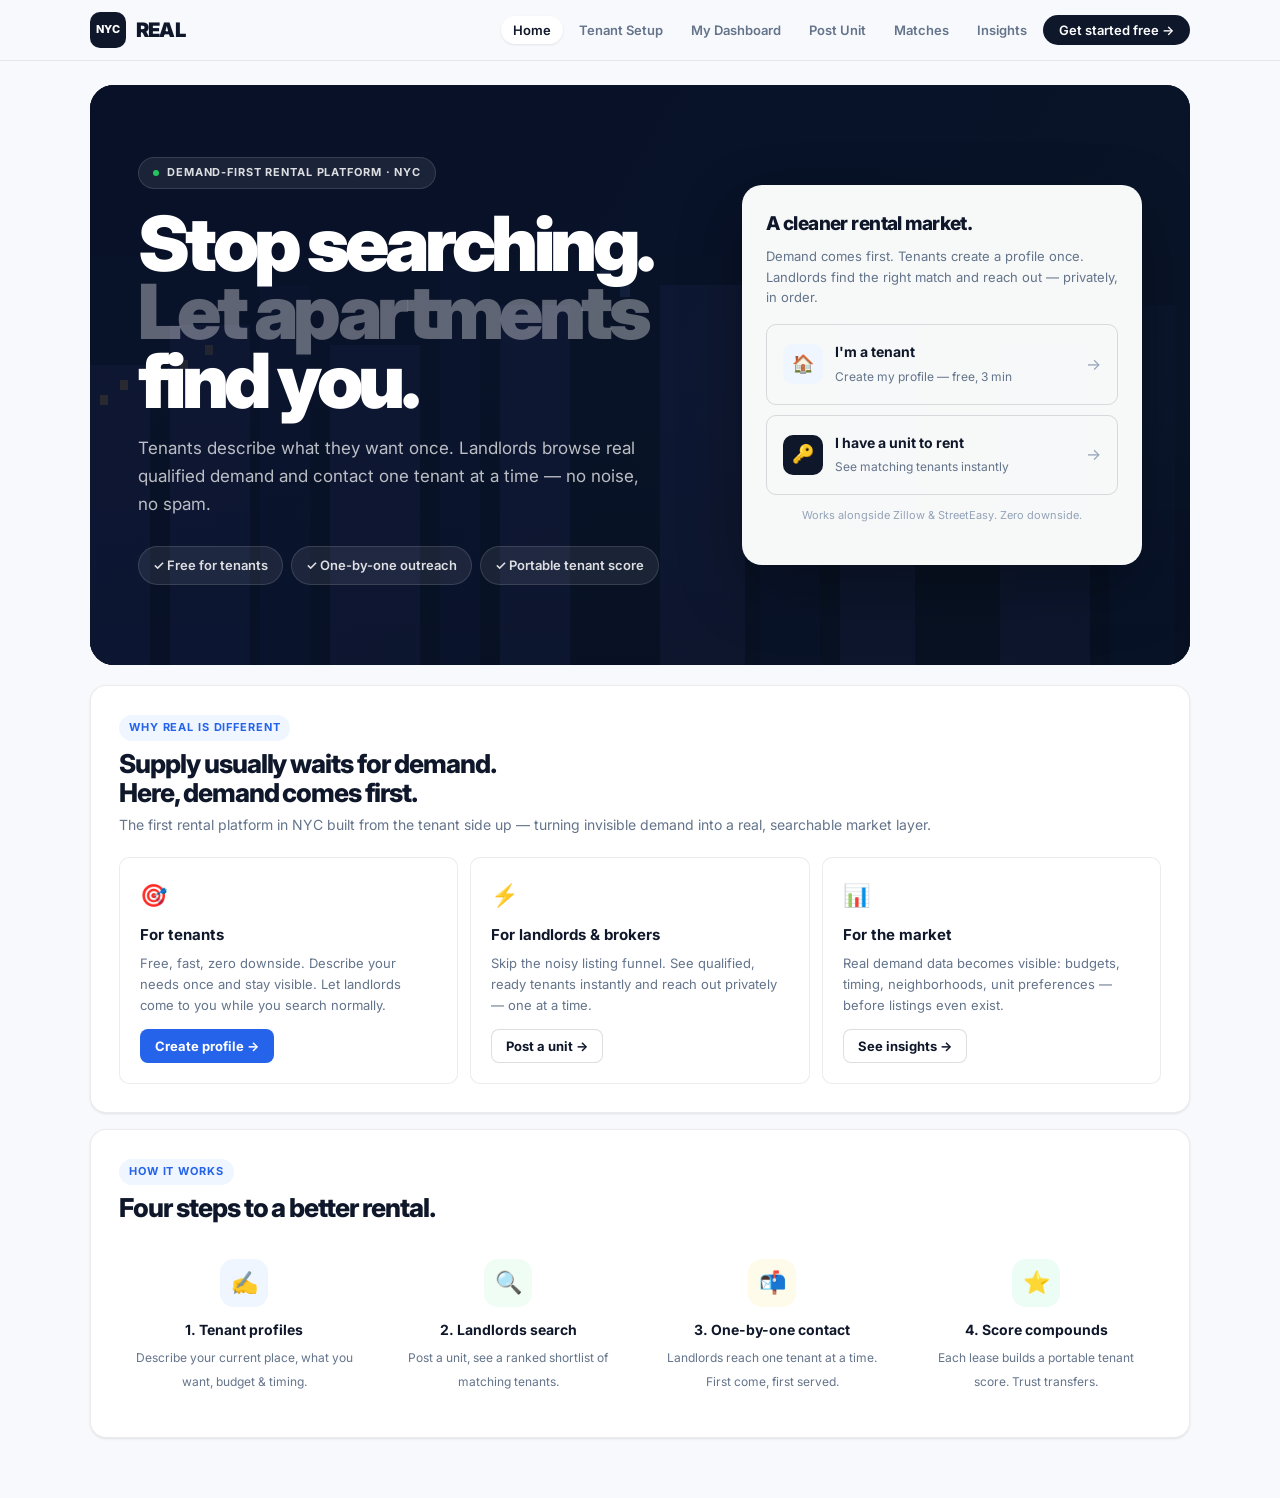
<file: index.html>
<!DOCTYPE html>
<html lang="en">
<head>
<meta charset="UTF-8"/>
<meta name="viewport" content="width=device-width,initial-scale=1.0"/>
<title>REAL — Demand-first rental platform</title>
<style>
@import url('https://fonts.googleapis.com/css2?family=Inter:wght@400;500;600;700;800;900&display=swap');

:root {
  --bg: #f8f9fc;
  --surface: #ffffff;
  --border: rgba(15,23,42,0.08);
  --border-md: rgba(15,23,42,0.14);
  --text: #0f172a;
  --muted: #64748b;
  --light: #94a3b8;
  --blue: #2563eb;
  --blue-soft: #eff6ff;
  --blue-mid: #dbeafe;
  --blue-dark: #1d4ed8;
  --green: #059669;
  --green-soft: #ecfdf5;
  --amber: #d97706;
  --amber-soft: #fffbeb;
  --red: #dc2626;
  --red-soft: #fef2f2;
  --dark: #0f172a;
  --shadow-sm: 0 1px 3px rgba(15,23,42,.06), 0 1px 2px rgba(15,23,42,.04);
  --shadow: 0 4px 16px rgba(15,23,42,.08), 0 1px 4px rgba(15,23,42,.04);
  --shadow-lg: 0 20px 40px rgba(15,23,42,.10), 0 4px 12px rgba(15,23,42,.06);
  --r: 16px;
  --r-sm: 10px;
  --r-xs: 8px;
}

*, *::before, *::after { box-sizing: border-box; margin: 0; padding: 0; }
html { scroll-behavior: smooth; }
body {
  font-family: 'Inter', -apple-system, BlinkMacSystemFont, sans-serif;
  background: var(--bg);
  color: var(--text);
  font-size: 15px;
  line-height: 1.6;
  min-height: 100vh;
}

/* ─── PAGES ─── */
.page { display: none; min-height: 100vh; }
.page.active { display: block; }

/* ─── LAYOUT ─── */
.wrap { width: min(1100px, calc(100% - 32px)); margin: 0 auto; padding: 0 0 60px; }

/* ─── NAV ─── */
nav {
  position: sticky; top: 0; z-index: 100;
  background: rgba(248,249,252,0.92);
  backdrop-filter: blur(16px);
  border-bottom: 1px solid var(--border);
  padding: 0 24px;
}
.nav-inner {
  width: min(1100px, 100%); margin: 0 auto;
  display: flex; align-items: center; justify-content: space-between;
  height: 60px; gap: 16px;
}
.brand {
  display: flex; align-items: center; gap: 10px;
  font-weight: 900; font-size: 20px; letter-spacing: -.04em;
  cursor: pointer; text-decoration: none; color: var(--text);
}
.brand-mark {
  width: 36px; height: 36px; border-radius: 10px;
  background: var(--dark); color: #fff;
  display: grid; place-items: center;
  font-size: 11px; font-weight: 800; letter-spacing: .04em;
}
.nav-links { display: flex; gap: 4px; align-items: center; }
.nav-links button {
  background: none; border: none; cursor: pointer;
  font-size: 13px; font-weight: 600; color: var(--muted);
  padding: 6px 12px; border-radius: 999px;
  transition: all .15s; font-family: inherit;
}
.nav-links button:hover { background: white; color: var(--text); }
.nav-links button.active { background: white; color: var(--text); box-shadow: var(--shadow-sm); }
.nav-cta {
  background: var(--dark) !important; color: #fff !important;
  padding: 7px 16px !important; border-radius: 999px !important;
}
.nav-cta:hover { background: #1e293b !important; }

/* ─── CARDS ─── */
.card {
  background: var(--surface); border: 1px solid var(--border);
  border-radius: var(--r); box-shadow: var(--shadow-sm);
  padding: 28px;
}
.card-sm { padding: 20px; }

/* ─── HERO ─── */
.hero {
  position: relative; min-height: 580px;
  background: var(--dark); border-radius: 24px;
  overflow: hidden; margin: 24px 0 20px;
  display: grid; grid-template-columns: 1fr 400px;
  gap: 24px; align-items: end; padding: 48px;
}
.hero-bg {
  position: absolute; inset: 0;
  background:
    linear-gradient(120deg, rgba(8,15,40,.94) 0%, rgba(8,15,40,.78) 40%, rgba(8,15,40,.35) 70%, rgba(8,15,40,.20) 100%),
    linear-gradient(180deg, rgba(0,0,0,0) 50%, rgba(0,0,0,.4) 100%);
  background-color: #0a1628;
}
.hero-city {
  position: absolute; inset: 0; opacity: .45;
  background: url('data:image/svg+xml,<svg xmlns="http://www.w3.org/2000/svg" viewBox="0 0 1200 580"><rect fill="%230a1628" width="1200" height="580"/><rect fill="%23162040" x="50" y="280" width="60" height="300"/><rect fill="%23162040" x="130" y="240" width="80" height="340"/><rect fill="%230d1a35" x="220" y="200" width="50" height="380"/><rect fill="%23162040" x="290" y="260" width="90" height="320"/><rect fill="%230d1a35" x="400" y="180" width="40" height="400"/><rect fill="%23162040" x="460" y="220" width="70" height="360"/><rect fill="%230a1628" x="550" y="150" width="55" height="430"/><rect fill="%23162040" x="620" y="200" width="85" height="380"/><rect fill="%230d1a35" x="720" y="170" width="60" height="410"/><rect fill="%23162040" x="800" y="240" width="75" height="340"/><rect fill="%230a1628" x="890" y="190" width="50" height="390"/><rect fill="%23162040" x="960" y="260" width="90" height="320"/><rect fill="%230d1a35" x="1070" y="220" width="65" height="360"/><rect fill="rgba(255,200,50,.25)" x="60" y="310" width="8" height="10"/><rect fill="rgba(255,200,50,.25)" x="80" y="295" width="8" height="10"/><rect fill="rgba(255,200,50,.20)" x="140" y="275" width="8" height="10"/><rect fill="rgba(255,200,50,.20)" x="165" y="260" width="8" height="10"/><rect fill="rgba(100,160,255,.2)" x="560" y="185" width="10" height="12"/><rect fill="rgba(100,160,255,.2)" x="580" y="200" width="10" height="12"/></svg>') center/cover no-repeat;
}
.hero-content { position: relative; z-index: 2; color: #fff; align-self: center; padding-bottom: 8px; }
.eyebrow {
  display: inline-flex; align-items: center; gap: 8px;
  background: rgba(255,255,255,.08); border: 1px solid rgba(255,255,255,.12);
  border-radius: 999px; padding: 6px 14px;
  font-size: 11px; font-weight: 700; letter-spacing: .08em; text-transform: uppercase;
  margin-bottom: 20px; color: rgba(255,255,255,.85);
}
.eyebrow-dot { width: 6px; height: 6px; background: #22c55e; border-radius: 50%; }
.hero h1 {
  font-size: clamp(44px, 6vw, 76px); font-weight: 900;
  line-height: .9; letter-spacing: -.06em; margin-bottom: 20px;
}
.hero h1 span { color: rgba(255,255,255,.35); }
.hero-sub {
  font-size: 17px; color: rgba(255,255,255,.72); max-width: 520px; line-height: 1.65;
  margin-bottom: 28px;
}
.hero-tags { display: flex; flex-wrap: wrap; gap: 8px; }
.hero-tag {
  padding: 8px 14px; border-radius: 999px;
  background: rgba(255,255,255,.08); border: 1px solid rgba(255,255,255,.12);
  font-size: 13px; font-weight: 600; color: rgba(255,255,255,.85);
}

/* ─── HERO PANEL ─── */
.hero-panel {
  position: relative; z-index: 2;
  background: rgba(255,255,255,.97); border-radius: 20px;
  padding: 24px; align-self: center;
  box-shadow: 0 24px 64px rgba(0,0,0,.30);
}
.hero-panel h3 { font-size: 19px; font-weight: 800; letter-spacing: -.03em; margin-bottom: 6px; }
.hero-panel p { font-size: 13px; color: var(--muted); line-height: 1.6; margin-bottom: 16px; }

/* ─── DUAL CTA ─── */
.dual-cta { display: grid; gap: 10px; }
.cta-block {
  border: 1.5px solid var(--border-md); border-radius: var(--r-sm);
  padding: 16px; cursor: pointer; transition: all .2s;
  display: flex; align-items: center; gap: 12px;
}
.cta-block:hover { border-color: var(--blue); background: var(--blue-soft); }
.cta-block.tenant:hover { border-color: var(--blue); }
.cta-block.landlord:hover { border-color: var(--dark); background: #f8fafc; }
.cta-icon {
  width: 40px; height: 40px; border-radius: 10px;
  display: grid; place-items: center; font-size: 18px; flex-shrink: 0;
}
.cta-icon.blue { background: var(--blue-soft); }
.cta-icon.dark { background: var(--dark); color: white; }
.cta-block-text strong { display: block; font-size: 14px; font-weight: 700; }
.cta-block-text span { font-size: 12px; color: var(--muted); }
.cta-arrow { margin-left: auto; color: var(--light); font-size: 16px; }

/* ─── SECTION HEADERS ─── */
.section-head { margin-bottom: 20px; }
.label-tag {
  display: inline-block; font-size: 11px; font-weight: 700;
  letter-spacing: .08em; text-transform: uppercase; color: var(--blue);
  background: var(--blue-soft); padding: 4px 10px; border-radius: 999px;
  margin-bottom: 8px;
}
.section-head h2 { font-size: 26px; font-weight: 800; letter-spacing: -.04em; line-height: 1.15; }
.section-head p { font-size: 14px; color: var(--muted); margin-top: 6px; }

/* ─── FEATURES GRID ─── */
.features-grid { display: grid; grid-template-columns: repeat(3,1fr); gap: 12px; margin-top: 16px; }
.feature-card {
  background: var(--surface); border: 1px solid var(--border);
  border-radius: var(--r-sm); padding: 20px;
}
.feature-icon { font-size: 22px; margin-bottom: 10px; }
.feature-card h4 { font-size: 15px; font-weight: 700; margin-bottom: 6px; }
.feature-card p { font-size: 13px; color: var(--muted); line-height: 1.6; }

/* ─── BUTTONS ─── */
.btn {
  display: inline-flex; align-items: center; justify-content: center; gap: 8px;
  border-radius: var(--r-xs); padding: 12px 20px; font-size: 14px; font-weight: 700;
  cursor: pointer; border: 1px solid transparent; font-family: inherit;
  transition: all .15s; text-decoration: none;
}
.btn-primary { background: var(--dark); color: #fff; }
.btn-primary:hover { background: #1e293b; }
.btn-secondary { background: white; color: var(--text); border-color: var(--border-md); }
.btn-secondary:hover { background: var(--bg); }
.btn-blue { background: var(--blue); color: #fff; }
.btn-blue:hover { background: var(--blue-dark); }
.btn-ghost { background: transparent; color: var(--muted); border-color: var(--border); }
.btn-ghost:hover { background: white; color: var(--text); }
.btn-sm { padding: 8px 14px; font-size: 13px; }
.btn-lg { padding: 14px 24px; font-size: 15px; }
.btn-row { display: flex; gap: 10px; flex-wrap: wrap; margin-top: 16px; }

/* ─── BADGES ─── */
.badge {
  display: inline-flex; align-items: center; gap: 5px;
  padding: 5px 10px; border-radius: 999px;
  font-size: 12px; font-weight: 700; border: 1px solid transparent;
}
.badge-blue { background: var(--blue-soft); color: var(--blue-dark); border-color: rgba(37,99,235,.15); }
.badge-green { background: var(--green-soft); color: #047857; border-color: rgba(5,150,105,.15); }
.badge-amber { background: var(--amber-soft); color: #92400e; border-color: rgba(217,119,6,.15); }
.badge-red { background: var(--red-soft); color: #991b1b; border-color: rgba(220,38,38,.15); }
.badge-gray { background: #f1f5f9; color: #475569; border-color: var(--border-md); }
.badges-row { display: flex; flex-wrap: wrap; gap: 7px; margin: 10px 0; }

/* ─── DASHBOARD ─── */
.dashboard-grid { display: grid; grid-template-columns: 1fr 320px; gap: 16px; margin-top: 24px; }
.sidebar-stack { display: grid; gap: 14px; align-content: start; }

/* ─── SCORE WIDGET ─── */
.score-widget {
  background: var(--dark); color: #fff; border-radius: var(--r);
  padding: 24px; position: relative; overflow: hidden;
}
.score-widget::before {
  content: ''; position: absolute; top: -40px; right: -40px;
  width: 160px; height: 160px; border-radius: 50%;
  background: rgba(37,99,235,.2);
}
.score-label { font-size: 11px; font-weight: 700; letter-spacing: .08em; text-transform: uppercase; opacity: .5; margin-bottom: 8px; }
.score-num { font-size: 64px; font-weight: 900; letter-spacing: -.06em; line-height: 1; }
.score-num span { font-size: 24px; opacity: .4; font-weight: 700; }
.score-rank { font-size: 13px; opacity: .6; margin-top: 6px; }
.score-bar-wrap { margin-top: 16px; }
.score-bar {
  height: 6px; background: rgba(255,255,255,.15); border-radius: 999px; overflow: hidden;
  margin-top: 6px;
}
.score-bar-fill { height: 100%; background: #3b82f6; border-radius: 999px; transition: width 1s ease; }

/* ─── PROFILE STRENGTH ─── */
.strength-item {
  display: flex; align-items: center; gap: 10px;
  padding: 10px 12px; border-radius: var(--r-xs);
  font-size: 13px; border: 1px solid var(--border); margin-bottom: 8px;
  background: white;
}
.strength-item.done { background: var(--green-soft); border-color: rgba(5,150,105,.15); }
.strength-item.done .si-icon { background: var(--green); color: white; }
.strength-item.locked { opacity: .5; }
.si-icon {
  width: 28px; height: 28px; border-radius: 8px; flex-shrink: 0;
  background: var(--border); display: grid; place-items: center; font-size: 12px;
}
.si-text strong { display: block; font-weight: 600; font-size: 13px; }
.si-text span { font-size: 11px; color: var(--muted); }
.si-pts { margin-left: auto; font-size: 12px; font-weight: 700; color: var(--blue); }

/* ─── OPPORTUNITY CARDS ─── */
.opp-card {
  background: white; border: 1px solid var(--border);
  border-radius: var(--r); padding: 20px; margin-bottom: 12px;
}
.opp-card.highlight { border-color: var(--blue); box-shadow: 0 0 0 3px rgba(37,99,235,.06); }
.opp-top { display: flex; justify-content: space-between; align-items: flex-start; gap: 16px; }
.opp-title { font-size: 18px; font-weight: 800; letter-spacing: -.03em; }
.opp-sub { font-size: 13px; color: var(--muted); margin-top: 2px; }
.opp-price { font-size: 22px; font-weight: 800; letter-spacing: -.03em; white-space: nowrap; }
.opp-footer { display: flex; gap: 10px; flex-wrap: wrap; margin-top: 14px; }

/* ─── FORM ELEMENTS ─── */
.form-section { margin-top: 24px; }
.form-grid-2 { display: grid; grid-template-columns: 1fr 1fr; gap: 14px; }
.form-grid-3 { display: grid; grid-template-columns: repeat(3,1fr); gap: 14px; }
.field-wrap { display: grid; gap: 6px; }
.field-label { font-size: 13px; font-weight: 600; color: #334155; }
.field {
  width: 100%; border: 1px solid var(--border-md); border-radius: var(--r-xs);
  padding: 11px 14px; background: white; font-size: 14px; color: var(--text);
  outline: none; font-family: inherit; transition: border-color .15s;
}
.field:focus { border-color: var(--blue); box-shadow: 0 0 0 3px rgba(37,99,235,.08); }
select.field { cursor: pointer; }

/* ─── SLIDERS ─── */
.slider-card {
  background: #f8faff; border: 1px solid var(--border);
  border-radius: var(--r-sm); padding: 14px;
}
.slider-header { display: flex; justify-content: space-between; align-items: center; margin-bottom: 8px; }
.slider-name { font-size: 13px; font-weight: 700; }
.slider-val {
  font-size: 12px; font-weight: 700; background: white;
  border: 1px solid var(--border-md); border-radius: 999px; padding: 4px 10px;
  min-width: 60px; text-align: center;
}
input[type="range"] {
  width: 100%; accent-color: var(--blue); cursor: pointer;
}
.slider-scale { display: flex; justify-content: space-between; font-size: 11px; color: var(--light); margin-top: 4px; }

/* ─── STEPS / WIZARD ─── */
.steps-bar {
  display: flex; gap: 8px; align-items: center; margin-bottom: 28px; flex-wrap: wrap;
}
.step-dot {
  display: flex; align-items: center; gap: 8px; font-size: 13px; font-weight: 600;
  color: var(--light); padding: 6px 12px; border-radius: 999px;
  border: 1px solid var(--border);
}
.step-dot.active { background: var(--blue); color: white; border-color: var(--blue); }
.step-dot.done { background: var(--green-soft); color: #047857; border-color: rgba(5,150,105,.2); }
.step-num { width: 20px; height: 20px; border-radius: 50%; background: currentColor; opacity: .2; display: grid; place-items: center; font-size: 10px; font-weight: 800; }
.step-dot.active .step-num, .step-dot.done .step-num { opacity: 1; background: rgba(255,255,255,.25); color: inherit; }

/* ─── TENANT LIST (landlord view) ─── */
.tenant-card {
  background: white; border: 1px solid var(--border);
  border-radius: var(--r); padding: 18px; margin-bottom: 12px;
}
.tenant-card.top { border-color: var(--blue); box-shadow: 0 0 0 3px rgba(37,99,235,.06); }
.tenant-header { display: flex; justify-content: space-between; align-items: flex-start; gap: 12px; }
.tenant-name { font-size: 17px; font-weight: 800; }
.tenant-sub { font-size: 13px; color: var(--muted); margin-top: 2px; }
.score-pill {
  display: flex; align-items: baseline; gap: 3px;
  font-size: 28px; font-weight: 900; letter-spacing: -.04em;
}
.score-pill small { font-size: 14px; color: var(--muted); font-weight: 600; }
.tenant-locked {
  background: var(--bg); border-radius: var(--r-sm); padding: 12px;
  display: flex; align-items: center; gap: 10px; color: var(--muted); font-size: 13px;
  margin-top: 10px;
}

/* ─── TIMELINE RATING ─── */
.timeline-item {
  position: relative; padding-left: 32px; padding-bottom: 28px;
}
.timeline-item::before {
  content: ''; position: absolute; left: 11px; top: 24px; bottom: 0;
  width: 1px; background: var(--border);
}
.timeline-item:last-child::before { display: none; }
.timeline-item:last-child { padding-bottom: 0; }
.timeline-dot {
  position: absolute; left: 0; top: 2px;
  width: 22px; height: 22px; border-radius: 50%;
  background: var(--blue); color: white;
  display: grid; place-items: center; font-size: 10px; font-weight: 800;
}
.timeline-done .timeline-dot { background: var(--green); }

/* ─── INSIGHTS TABLE ─── */
.insight-table { width: 100%; border-collapse: collapse; margin-top: 16px; }
.insight-table th {
  text-align: left; font-size: 11px; font-weight: 700; letter-spacing: .06em;
  text-transform: uppercase; color: var(--muted); padding: 8px 14px;
  background: var(--bg); border-bottom: 1px solid var(--border);
}
.insight-table th:first-child { border-radius: 8px 0 0 8px; }
.insight-table th:last-child { border-radius: 0 8px 8px 0; }
.insight-table td {
  padding: 12px 14px; border-bottom: 1px solid var(--border);
  font-size: 14px;
}
.insight-table tr:last-child td { border-bottom: none; }

/* ─── STAT CARDS ─── */
.stats-row { display: grid; grid-template-columns: repeat(3,1fr); gap: 12px; margin: 16px 0; }
.stat-card {
  background: var(--bg); border-radius: var(--r-sm); padding: 16px;
  border: 1px solid var(--border);
}
.stat-value { font-size: 28px; font-weight: 900; letter-spacing: -.05em; }
.stat-label { font-size: 12px; color: var(--muted); margin-top: 2px; }

/* ─── LEASE CONFIRM ─── */
.confirm-split { display: grid; grid-template-columns: 1fr 1fr; gap: 16px; margin-top: 20px; }
.confirm-card {
  border: 1px solid var(--border); border-radius: var(--r); padding: 20px;
}
.confirm-card h4 { font-size: 16px; font-weight: 700; margin-bottom: 6px; }
.confirm-card p { font-size: 13px; color: var(--muted); margin-bottom: 14px; }

/* ─── OPPORTUNITY PAGE ─── */
.opp-detail { background: white; border: 1px solid var(--border); border-radius: var(--r); padding: 24px; }
.opp-detail-grid { display: grid; grid-template-columns: 1fr 1fr; gap: 16px; margin-top: 20px; }
.quality-grid { display: grid; grid-template-columns: repeat(2,1fr); gap: 10px; margin-top: 14px; }
.quality-item {
  background: var(--bg); border-radius: var(--r-xs); padding: 12px;
  border: 1px solid var(--border);
}
.quality-item .q-name { font-size: 12px; color: var(--muted); margin-bottom: 4px; }
.quality-item .q-val { font-size: 14px; font-weight: 700; }

/* ─── PROGRESS BAR ─── */
.prog-bar { height: 6px; background: var(--border); border-radius: 999px; overflow: hidden; margin: 6px 0; }
.prog-fill { height: 100%; border-radius: 999px; background: var(--blue); transition: width .6s ease; }

/* ─── INFO BOX ─── */
.info-box {
  border: 1px dashed rgba(37,99,235,.3); border-radius: var(--r-sm);
  padding: 14px; background: var(--blue-soft); margin-top: 14px;
}
.info-box strong { display: block; font-size: 13px; font-weight: 700; margin-bottom: 4px; }
.info-box p { font-size: 12px; color: #1e40af; line-height: 1.6; }

/* ─── GAMIFICATION UNLOCK ─── */
.unlock-item {
  display: flex; align-items: center; gap: 12px;
  border: 1px solid var(--border); border-radius: var(--r-sm);
  padding: 12px 14px; background: white; margin-bottom: 8px;
  cursor: pointer; transition: all .2s;
}
.unlock-item:hover { border-color: var(--blue); }
.unlock-item.done { background: var(--green-soft); border-color: rgba(5,150,105,.2); }
.unlock-item.locked { opacity: .5; cursor: default; pointer-events: none; }
.ui-check {
  width: 24px; height: 24px; border-radius: 50%; flex-shrink: 0;
  border: 1.5px solid var(--border-md); display: grid; place-items: center;
  font-size: 11px;
}
.unlock-item.done .ui-check { background: var(--green); border-color: var(--green); color: white; }
.ui-text strong { font-size: 13px; font-weight: 600; display: block; }
.ui-text span { font-size: 11px; color: var(--muted); }
.ui-pts { margin-left: auto; font-size: 12px; font-weight: 700; }
.unlock-item.done .ui-pts { color: var(--green); }
.unlock-item:not(.done):not(.locked) .ui-pts { color: var(--blue); }

/* ─── CHECKBOX ─── */
.check-label {
  display: flex; align-items: center; gap: 10px;
  font-size: 13px; font-weight: 500; cursor: pointer; padding: 6px 0;
}
.check-label input { width: 16px; height: 16px; accent-color: var(--blue); cursor: pointer; }

/* ─── VISIBILITY RING ─── */
.vis-ring {
  width: 90px; height: 90px; border-radius: 50%;
  border: 6px solid var(--border); display: flex; align-items: center;
  justify-content: center; position: relative; margin: 0 auto 12px;
}
.vis-ring-fill {
  position: absolute; inset: -6px; border-radius: 50%;
  border: 6px solid var(--blue); clip-path: inset(0 0 0 0);
}
.vis-num { font-size: 22px; font-weight: 900; letter-spacing: -.04em; }

/* ─── PAGE FADE ─── */
@keyframes fadeIn { from { opacity: 0; transform: translateY(6px); } to { opacity: 1; transform: translateY(0); } }
.page.active { animation: fadeIn .25s ease; }

/* ─── RESPONSIVE ─── */
@media (max-width: 860px) {
  .hero { grid-template-columns: 1fr; min-height: auto; padding: 36px 28px; }
  .hero-panel { display: none; }
  .hero h1 { font-size: 48px; }
  .dashboard-grid, .features-grid, .form-grid-2, .form-grid-3 { grid-template-columns: 1fr; }
  .confirm-split, .opp-detail-grid, .stats-row { grid-template-columns: 1fr; }
  .nav-links button { display: none; }
  .nav-links button.nav-cta { display: inline-flex; }
}
</style>
</head>
<body>

<!-- ─── NAV ─── -->
<nav>
  <div class="nav-inner">
    <a class="brand" onclick="showPage('home')">
      <div class="brand-mark">NYC</div>
      REAL
    </a>
    <div class="nav-links">
      <button onclick="showPage('home')" id="nav-home" class="active">Home</button>
      <button onclick="showPage('tenant-setup')" id="nav-tenant-setup">Tenant Setup</button>
      <button onclick="showPage('tenant-dashboard')" id="nav-tenant-dashboard">My Dashboard</button>
      <button onclick="showPage('landlord-post')" id="nav-landlord-post">Post Unit</button>
      <button onclick="showPage('landlord-matches')" id="nav-landlord-matches">Matches</button>
      <button onclick="showPage('insights')" id="nav-insights">Insights</button>
      <button class="nav-cta btn" onclick="showPage('tenant-setup')">Get started free →</button>
    </div>
  </div>
</nav>

<!-- ══════════════════════════════════════════════════
     PAGE: HOME
═════════════════════════════════════════════════════ -->
<div class="page active" id="page-home">
<div class="wrap">

  <!-- HERO -->
  <div class="hero">
    <div class="hero-bg"></div>
    <div class="hero-city"></div>
    <div class="hero-content">
      <div class="eyebrow"><div class="eyebrow-dot"></div>Demand-first rental platform · NYC</div>
      <h1>Stop searching.<br><span>Let apartments</span><br>find you.</h1>
      <p class="hero-sub">Tenants describe what they want once. Landlords browse real qualified demand and contact one tenant at a time — no noise, no spam.</p>
      <div class="hero-tags">
        <div class="hero-tag">✓ Free for tenants</div>
        <div class="hero-tag">✓ One-by-one outreach</div>
        <div class="hero-tag">✓ Portable tenant score</div>
      </div>
    </div>
    <div class="hero-panel">
      <h3>A cleaner rental market.</h3>
      <p>Demand comes first. Tenants create a profile once. Landlords find the right match and reach out — privately, in order.</p>
      <div class="dual-cta">
        <div class="cta-block tenant" onclick="showPage('tenant-setup')">
          <div class="cta-icon blue">🏠</div>
          <div class="cta-block-text">
            <strong>I'm a tenant</strong>
            <span>Create my profile — free, 3 min</span>
          </div>
          <div class="cta-arrow">→</div>
        </div>
        <div class="cta-block landlord" onclick="showPage('landlord-post')">
          <div class="cta-icon dark">🔑</div>
          <div class="cta-block-text">
            <strong>I have a unit to rent</strong>
            <span>See matching tenants instantly</span>
          </div>
          <div class="cta-arrow">→</div>
        </div>
      </div>
      <p style="font-size:11px;color:var(--light);text-align:center;margin-top:12px">Works alongside Zillow & StreetEasy. Zero downside.</p>
    </div>
  </div>

  <!-- WHY DIFFERENT -->
  <div class="card" style="margin-bottom:16px">
    <div class="section-head">
      <div class="label-tag">Why REAL is different</div>
      <h2>Supply usually waits for demand.<br>Here, demand comes first.</h2>
      <p>The first rental platform in NYC built from the tenant side up — turning invisible demand into a real, searchable market layer.</p>
    </div>
    <div class="features-grid">
      <div class="feature-card">
        <div class="feature-icon">🎯</div>
        <h4>For tenants</h4>
        <p>Free, fast, zero downside. Describe your needs once and stay visible. Let landlords come to you while you search normally.</p>
        <div style="margin-top:14px">
          <button class="btn btn-blue btn-sm" onclick="showPage('tenant-setup')">Create profile →</button>
        </div>
      </div>
      <div class="feature-card">
        <div class="feature-icon">⚡</div>
        <h4>For landlords & brokers</h4>
        <p>Skip the noisy listing funnel. See qualified, ready tenants instantly and reach out privately — one at a time.</p>
        <div style="margin-top:14px">
          <button class="btn btn-secondary btn-sm" onclick="showPage('landlord-post')">Post a unit →</button>
        </div>
      </div>
      <div class="feature-card">
        <div class="feature-icon">📊</div>
        <h4>For the market</h4>
        <p>Real demand data becomes visible: budgets, timing, neighborhoods, unit preferences — before listings even exist.</p>
        <div style="margin-top:14px">
          <button class="btn btn-secondary btn-sm" onclick="showPage('insights')">See insights →</button>
        </div>
      </div>
    </div>
  </div>

  <!-- HOW IT WORKS -->
  <div class="card">
    <div class="section-head">
      <div class="label-tag">How it works</div>
      <h2>Four steps to a better rental.</h2>
    </div>
    <div style="display:grid;grid-template-columns:repeat(4,1fr);gap:14px;margin-top:16px">
      <div style="text-align:center;padding:16px">
        <div style="width:48px;height:48px;background:var(--blue-soft);border-radius:14px;display:grid;place-items:center;font-size:22px;margin:0 auto 12px">✍️</div>
        <strong style="font-size:14px;display:block;margin-bottom:4px">1. Tenant profiles</strong>
        <span style="font-size:12px;color:var(--muted)">Describe your current place, what you want, budget & timing.</span>
      </div>
      <div style="text-align:center;padding:16px">
        <div style="width:48px;height:48px;background:#f0fdf4;border-radius:14px;display:grid;place-items:center;font-size:22px;margin:0 auto 12px">🔍</div>
        <strong style="font-size:14px;display:block;margin-bottom:4px">2. Landlords search</strong>
        <span style="font-size:12px;color:var(--muted)">Post a unit, see a ranked shortlist of matching tenants.</span>
      </div>
      <div style="text-align:center;padding:16px">
        <div style="width:48px;height:48px;background:var(--amber-soft);border-radius:14px;display:grid;place-items:center;font-size:22px;margin:0 auto 12px">📬</div>
        <strong style="font-size:14px;display:block;margin-bottom:4px">3. One-by-one contact</strong>
        <span style="font-size:12px;color:var(--muted)">Landlords reach one tenant at a time. First come, first served.</span>
      </div>
      <div style="text-align:center;padding:16px">
        <div style="width:48px;height:48px;background:var(--green-soft);border-radius:14px;display:grid;place-items:center;font-size:22px;margin:0 auto 12px">⭐</div>
        <strong style="font-size:14px;display:block;margin-bottom:4px">4. Score compounds</strong>
        <span style="font-size:12px;color:var(--muted)">Each lease builds a portable tenant score. Trust transfers.</span>
      </div>
    </div>
  </div>

</div>
</div>

<!-- ══════════════════════════════════════════════════
     PAGE: TENANT SETUP
═════════════════════════════════════════════════════ -->
<div class="page" id="page-tenant-setup">
<div class="wrap">
  <div style="padding-top:28px">

  <!-- SCORE PREVIEW WHILE FILLING -->
  <div style="display:grid;grid-template-columns:1fr 300px;gap:16px;align-items:start">
  <div>
    <div class="section-head">
      <div class="label-tag">Tenant setup</div>
      <h2>Create your profile.</h2>
      <p>Describe your situation once. Become visible to landlords with the right units.</p>
    </div>

    <!-- STEP INDICATOR -->
    <div class="steps-bar">
      <div class="step-dot done" id="step1"><div class="step-num">✓</div>Your situation</div>
      <div style="color:var(--border-md)">—</div>
      <div class="step-dot active" id="step2"><div class="step-num">2</div>What you want</div>
      <div style="color:var(--border-md)">—</div>
      <div class="step-dot" id="step3"><div class="step-num">3</div>Boost options</div>
    </div>

    <div class="card">
      <!-- SECTION 1: CURRENT PLACE -->
      <div class="section-head" style="margin-bottom:16px">
        <h2 style="font-size:18px">Your current situation</h2>
      </div>
      <div class="form-grid-2">
        <div class="field-wrap">
          <label class="field-label">Current neighborhood</label>
          <input class="field" value="Greenpoint" oninput="updateScore()">
        </div>
        <div class="field-wrap">
          <label class="field-label">Lease end date</label>
          <input class="field" type="date" value="2026-08-15" oninput="updateScore()">
        </div>
      </div>
      <div class="form-grid-3" style="margin-top:14px">
        <div class="field-wrap">
          <label class="field-label">Current rent</label>
          <input class="field" value="$4,200" oninput="updateScore()">
        </div>
        <div class="field-wrap">
          <label class="field-label">Bedrooms</label>
          <select class="field" onchange="updateScore()">
            <option>Studio</option>
            <option selected>1 bedroom</option>
            <option>2 bedrooms</option>
            <option>3 bedrooms</option>
          </select>
        </div>
        <div class="field-wrap">
          <label class="field-label">Income range</label>
          <select class="field" onchange="updateScore()">
            <option>Under $100k</option>
            <option>$100k – $150k</option>
            <option selected>$150k – $250k</option>
            <option>$250k+</option>
          </select>
        </div>
      </div>

      <!-- SLIDERS: CURRENT APARTMENT QUALITY -->
      <div style="margin-top:18px;margin-bottom:6px;font-size:13px;font-weight:700;color:var(--muted)">CURRENT APARTMENT — QUALITY</div>
      <div class="form-grid-2">
        <div class="slider-card">
          <div class="slider-header"><span class="slider-name">Natural light</span><span class="slider-val" id="v-light-now">Average</span></div>
          <input type="range" min="0" max="100" step="50" value="50" oninput="setSlider(this,'v-light-now',['Poor','Average','High']);updateScore()">
          <div class="slider-scale"><span>Poor</span><span>Average</span><span>High</span></div>
        </div>
        <div class="slider-card">
          <div class="slider-header"><span class="slider-name">View</span><span class="slider-val" id="v-view-now">Average</span></div>
          <input type="range" min="0" max="100" step="50" value="50" oninput="setSlider(this,'v-view-now',['Poor','Average','High']);updateScore()">
          <div class="slider-scale"><span>Poor</span><span>Average</span><span>High</span></div>
        </div>
        <div class="slider-card">
          <div class="slider-header"><span class="slider-name">Common areas</span><span class="slider-val" id="v-common-now">Average</span></div>
          <input type="range" min="0" max="100" step="50" value="50" oninput="setSlider(this,'v-common-now',['Poor','Average','High']);updateScore()">
          <div class="slider-scale"><span>Poor</span><span>Average</span><span>High</span></div>
        </div>
        <div class="slider-card">
          <div class="slider-header"><span class="slider-name">Interior quality</span><span class="slider-val" id="v-interior-now">Average</span></div>
          <input type="range" min="0" max="100" step="50" value="50" oninput="setSlider(this,'v-interior-now',['Poor','Average','High']);updateScore()">
          <div class="slider-scale"><span>Poor</span><span>Average</span><span>High</span></div>
        </div>
      </div>

      <!-- DIVIDER -->
      <div style="border-top:1px solid var(--border);margin:22px 0"></div>

      <!-- SECTION 2: WHAT YOU WANT -->
      <div class="section-head" style="margin-bottom:16px">
        <h2 style="font-size:18px">What you want next</h2>
      </div>
      <div class="form-grid-2">
        <div class="field-wrap">
          <label class="field-label">Target neighborhoods</label>
          <input class="field" value="Williamsburg, Greenpoint" oninput="updateScore()">
        </div>
        <div class="field-wrap">
          <label class="field-label">Maximum budget</label>
          <input class="field" value="$5,400" oninput="updateScore()">
        </div>
      </div>
      <div class="form-grid-2" style="margin-top:14px">
        <div class="field-wrap">
          <label class="field-label">Move timing</label>
          <select class="field" onchange="updateScore()">
            <option>Within 30 days</option>
            <option selected>Within 60 days (Aug)</option>
            <option>Within 90 days</option>
            <option>Flexible</option>
          </select>
        </div>
        <div class="field-wrap">
          <label class="field-label">Bedrooms target</label>
          <select class="field" onchange="updateScore()">
            <option>Same (1BR)</option>
            <option selected>Upgrade to 2BR</option>
            <option>Downsize to Studio</option>
          </select>
        </div>
      </div>

      <!-- WHAT MATTERS MOST -->
      <div style="margin-top:18px;margin-bottom:6px;font-size:13px;font-weight:700;color:var(--muted)">WHAT MATTERS MOST IN YOUR NEXT PLACE</div>
      <div class="form-grid-2">
        <div class="slider-card">
          <div class="slider-header"><span class="slider-name">Light</span><span class="slider-val" id="v-light-want">Better</span></div>
          <input type="range" min="0" max="100" step="50" value="100" oninput="setSlider(this,'v-light-want',['Lower','Same','Better']);updateScore()">
          <div class="slider-scale"><span>Lower ok</span><span>Same</span><span>Better</span></div>
        </div>
        <div class="slider-card">
          <div class="slider-header"><span class="slider-name">Interior quality</span><span class="slider-val" id="v-interior-want">Better</span></div>
          <input type="range" min="0" max="100" step="50" value="100" oninput="setSlider(this,'v-interior-want',['Lower','Same','Better']);updateScore()">
          <div class="slider-scale"><span>Lower ok</span><span>Same</span><span>Better</span></div>
        </div>
        <div class="slider-card">
          <div class="slider-header"><span class="slider-name">View</span><span class="slider-val" id="v-view-want">Same</span></div>
          <input type="range" min="0" max="100" step="50" value="50" oninput="setSlider(this,'v-view-want',['Lower','Same','Better']);updateScore()">
          <div class="slider-scale"><span>Lower ok</span><span>Same</span><span>Better</span></div>
        </div>
        <div class="slider-card">
          <div class="slider-header"><span class="slider-name">Common areas</span><span class="slider-val" id="v-common-want">Same</span></div>
          <input type="range" min="0" max="100" step="50" value="50" oninput="setSlider(this,'v-common-want',['Lower','Same','Better']);updateScore()">
          <div class="slider-scale"><span>Lower ok</span><span>Same</span><span>Better</span></div>
        </div>
      </div>

      <!-- DIVIDER -->
      <div style="border-top:1px solid var(--border);margin:22px 0"></div>

      <!-- OPTIONAL BOOST -->
      <div class="info-box">
        <strong>🔒 Optional — unlock stronger matching</strong>
        <p>Adding your exact address helps REAL remember apartment quality history and connect tenants who might want your current place — opening up chain-move opportunities.</p>
      </div>
      <div class="form-grid-2" style="margin-top:12px">
        <div class="field-wrap">
          <label class="field-label">Current address (optional)</label>
          <input class="field" placeholder="123 Kent Ave" oninput="updateScore()">
        </div>
        <div class="field-wrap">
          <label class="field-label">Unit number (optional)</label>
          <input class="field" placeholder="7B" oninput="updateScore()">
        </div>
      </div>
      <label class="check-label" style="margin-top:12px">
        <input type="checkbox" checked onchange="updateScore()">
        I'm open to moving earlier if a strong match appears
      </label>

      <div class="btn-row">
        <button class="btn btn-primary btn-lg" onclick="showPage('tenant-dashboard')">Create my profile ✓</button>
        <button class="btn btn-secondary" onclick="showPage('home')">Back</button>
      </div>
    </div>
  </div>

  <!-- LIVE SCORE SIDEBAR -->
  <div style="position:sticky;top:80px">
    <div class="score-widget">
      <div class="score-label">Your REAL score</div>
      <div class="score-num" id="live-score">4.3<span>/5</span></div>
      <div class="score-rank" id="live-rank">Top 28% in Williamsburg / Greenpoint</div>
      <div class="score-bar-wrap">
        <div style="display:flex;justify-content:space-between;font-size:11px;opacity:.5;margin-bottom:4px">
          <span>Profile strength</span><span id="live-pct">76%</span>
        </div>
        <div class="score-bar"><div class="score-bar-fill" id="live-bar" style="width:76%"></div></div>
      </div>
    </div>

    <div class="card card-sm" style="margin-top:14px">
      <div style="font-size:12px;font-weight:700;letter-spacing:.06em;text-transform:uppercase;color:var(--muted);margin-bottom:12px">Complete to boost score</div>

      <div class="unlock-item done">
        <div class="ui-check">✓</div>
        <div class="ui-text"><strong>Current address</strong><span>Adds quality memory</span></div>
        <div class="ui-pts">+12pts</div>
      </div>
      <div class="unlock-item done">
        <div class="ui-check">✓</div>
        <div class="ui-text"><strong>Income range</strong><span>Verifies affordability</span></div>
        <div class="ui-pts">+15pts</div>
      </div>
      <div class="unlock-item" onclick="this.classList.add('done');updateScore(true)">
        <div class="ui-check"></div>
        <div class="ui-text"><strong>Exact unit number</strong><span>Unlocks chain moves</span></div>
        <div class="ui-pts">+8pts</div>
      </div>
      <div class="unlock-item locked">
        <div class="ui-check">🔒</div>
        <div class="ui-text"><strong>Verified employer</strong><span>Top 10% boost</span></div>
        <div class="ui-pts">+20pts</div>
      </div>
      <div class="unlock-item locked">
        <div class="ui-check">🔒</div>
        <div class="ui-text"><strong>Previous landlord ref</strong><span>Trust multiplier</span></div>
        <div class="ui-pts">+25pts</div>
      </div>
    </div>
  </div>
  </div>

</div>
</div>
</div>

<!-- ══════════════════════════════════════════════════
     PAGE: TENANT DASHBOARD
═════════════════════════════════════════════════════ -->
<div class="page" id="page-tenant-dashboard">
<div class="wrap" style="padding-top:28px">

  <div class="section-head">
    <div class="label-tag">Your dashboard</div>
    <h2>You're live on the network.</h2>
    <p>Passive, free, and visible. Landlords can find you based on your profile.</p>
  </div>

  <div class="dashboard-grid">
  <div>
    <!-- PROFILE CARD -->
    <div class="card" style="margin-bottom:16px">
      <div style="display:flex;justify-content:space-between;align-items:flex-start;gap:16px">
        <div>
          <div class="badges-row">
            <span class="badge badge-green">✓ Trusted tenant</span>
            <span class="badge badge-blue">1 landlord validation</span>
            <span class="badge badge-gray">Early move enabled</span>
          </div>
          <div style="margin-top:8px;font-size:13px;color:var(--muted)">
            Visible for <strong style="color:var(--text)">68%</strong> of matching landlord searches · Top 28% in Williamsburg / Greenpoint
          </div>
          <div style="margin-top:12px">
            <div style="display:flex;justify-content:space-between;font-size:12px;color:var(--muted);margin-bottom:5px">
              <span>Profile strength</span><span style="font-weight:700;color:var(--text)">76%</span>
            </div>
            <div class="prog-bar"><div class="prog-fill" style="width:76%"></div></div>
          </div>
        </div>
        <div class="score-pill">4.3<small>/5</small></div>
      </div>
      <div class="btn-row">
        <button class="btn btn-secondary btn-sm" onclick="showPage('tenant-setup')">Edit profile</button>
        <button class="btn btn-ghost btn-sm" onclick="showPage('insights')">Market insights</button>
      </div>
    </div>

    <!-- OPPORTUNITIES -->
    <div style="font-size:12px;font-weight:700;letter-spacing:.06em;text-transform:uppercase;color:var(--muted);margin-bottom:12px">DIRECT OPPORTUNITIES</div>

    <div class="opp-card highlight">
      <div class="opp-top">
        <div>
          <div class="opp-title">2BR · Williamsburg waterfront</div>
          <div class="opp-sub">184 Kent Ave · Available August 1</div>
        </div>
        <div class="opp-price">$5,200</div>
      </div>
      <div class="badges-row">
        <span class="badge badge-blue">You are first contacted</span>
        <span class="badge badge-green">Strong profile match</span>
        <span class="badge badge-amber">⏱ Expires in 36h</span>
      </div>
      <div style="font-size:13px;color:var(--muted)">High light · Average view · High interior · Strong common areas. Posted by landlord directly.</div>
      <div class="opp-footer">
        <button class="btn btn-primary" onclick="showPage('opportunity')">View opportunity →</button>
        <button class="btn btn-ghost btn-sm">Pass</button>
      </div>
    </div>

    <div class="opp-card">
      <div class="opp-top">
        <div>
          <div class="opp-title">Potential early-move match</div>
          <div class="opp-sub">Greenpoint · Similar quality profile · July timing</div>
        </div>
        <div class="opp-price">—</div>
      </div>
      <div class="badges-row">
        <span class="badge badge-amber">Early-move signal</span>
        <span class="badge badge-blue">Optional path</span>
      </div>
      <div style="font-size:13px;color:var(--muted)">You enabled early move. This could unlock a sooner opportunity if both sides stay interested.</div>
      <div class="opp-footer">
        <button class="btn btn-secondary btn-sm" onclick="showPage('opportunity')">See details</button>
        <button class="btn btn-ghost btn-sm">Dismiss</button>
      </div>
    </div>
  </div>

  <!-- SIDEBAR -->
  <div class="sidebar-stack">
    <div class="score-widget">
      <div class="score-label">REAL score</div>
      <div class="score-num">4.3<span>/5</span></div>
      <div class="score-rank">Top 28% · Williamsburg area</div>
      <div style="margin-top:14px;font-size:11px;opacity:.5;letter-spacing:.06em;text-transform:uppercase;margin-bottom:6px">Profile strength</div>
      <div class="score-bar"><div class="score-bar-fill" style="width:76%"></div></div>
      <div style="font-size:11px;opacity:.4;margin-top:4px;text-align:right">76% complete</div>
    </div>

    <div class="card card-sm">
      <div style="font-size:12px;font-weight:700;letter-spacing:.06em;text-transform:uppercase;color:var(--muted);margin-bottom:12px">Boost your rank</div>
      <div class="unlock-item done">
        <div class="ui-check">✓</div>
        <div class="ui-text"><strong>Profile created</strong><span>You're live!</span></div>
        <div class="ui-pts" style="color:var(--green)">Done</div>
      </div>
      <div class="unlock-item done">
        <div class="ui-check">✓</div>
        <div class="ui-text"><strong>Income verified</strong><span>+15pts</span></div>
        <div class="ui-pts" style="color:var(--green)">Done</div>
      </div>
      <div class="unlock-item" onclick="this.classList.add('done')">
        <div class="ui-check"></div>
        <div class="ui-text"><strong>Add exact unit</strong><span>Unlock chain moves</span></div>
        <div class="ui-pts">+8pts</div>
      </div>
      <div class="unlock-item locked">
        <div class="ui-check">🔒</div>
        <div class="ui-text"><strong>Employer verified</strong><span>Big trust boost</span></div>
        <div class="ui-pts">+20pts</div>
      </div>
    </div>

    <div class="card card-sm">
      <div style="font-size:12px;font-weight:700;letter-spacing:.06em;text-transform:uppercase;color:var(--muted);margin-bottom:10px">Visibility</div>
      <div class="vis-ring">
        <div class="vis-num">68%</div>
      </div>
      <p style="font-size:12px;color:var(--muted);text-align:center">Visible to 68% of matching landlord searches in your area</p>
    </div>
  </div>
  </div>

</div>
</div>

<!-- ══════════════════════════════════════════════════
     PAGE: OPPORTUNITY (tenant receives offer)
═════════════════════════════════════════════════════ -->
<div class="page" id="page-opportunity">
<div class="wrap" style="padding-top:28px">

  <div class="section-head">
    <div class="label-tag">Direct opportunity</div>
    <h2>You were selected for this unit.</h2>
    <p>You are first in line. If you pass or don't respond before the timer, the landlord can move to the next tenant.</p>
  </div>

  <div class="dashboard-grid">
  <div>
    <div class="opp-detail">
      <div style="display:flex;justify-content:space-between;align-items:flex-start;gap:20px">
        <div>
          <div style="font-size:26px;font-weight:900;letter-spacing:-.04em">184 Kent Ave · 2BR</div>
          <div style="font-size:15px;color:var(--muted);margin-top:4px">Williamsburg · Available August 1</div>
        </div>
        <div style="text-align:right">
          <div style="font-size:32px;font-weight:900;letter-spacing:-.04em">$5,200</div>
          <div style="font-size:12px;color:var(--muted)">per month</div>
        </div>
      </div>

      <div class="badges-row" style="margin-top:14px">
        <span class="badge badge-blue">🥇 You are first in line</span>
        <span class="badge badge-amber">⏱ Expires in 36h</span>
        <span class="badge badge-green">Strong match</span>
      </div>

      <div class="opp-detail-grid">
        <div>
          <div style="font-size:13px;font-weight:700;margin-bottom:10px">Unit qualities</div>
          <div class="quality-grid">
            <div class="quality-item"><div class="q-name">Natural light</div><div class="q-val">⭐ High</div></div>
            <div class="quality-item"><div class="q-name">View</div><div class="q-val">Average</div></div>
            <div class="quality-item"><div class="q-name">Common areas</div><div class="q-val">⭐ High</div></div>
            <div class="quality-item"><div class="q-name">Interior</div><div class="q-val">⭐ High</div></div>
          </div>
        </div>
        <div>
          <div style="font-size:13px;font-weight:700;margin-bottom:10px">Why you were selected</div>
          <div style="font-size:13px;color:var(--muted);line-height:1.7">
            Your budget ($5,400 max), move timing (August), and apartment quality preferences align closely with this unit. You ranked #1 out of 48 matching tenants.
          </div>
          <div class="info-box" style="margin-top:12px">
            <strong>Priority access, not pre-approval</strong>
            <p>If you like it after visiting, you're in a much stronger position than in a public listing funnel.</p>
          </div>
        </div>
      </div>

      <div class="btn-row" style="margin-top:20px">
        <button class="btn btn-primary btn-lg" onclick="showPage('lease-confirm')">I'm interested →</button>
        <button class="btn btn-secondary">Pass</button>
      </div>
    </div>
  </div>

  <div class="sidebar-stack">
    <div class="card card-sm">
      <div style="font-size:12px;font-weight:700;letter-spacing:.06em;text-transform:uppercase;color:var(--muted);margin-bottom:10px">Match score</div>
      <div class="score-pill" style="font-size:48px">4.8<small>/5</small></div>
      <div style="font-size:12px;color:var(--muted);margin-top:6px">#1 ranked out of 48 matching tenants</div>
    </div>
    <div class="card card-sm">
      <div style="font-size:12px;font-weight:700;letter-spacing:.06em;text-transform:uppercase;color:var(--muted);margin-bottom:10px">Timeline</div>
      <div class="timeline-item timeline-done">
        <div class="timeline-dot" style="background:var(--green)">✓</div>
        <strong style="font-size:13px">Profile matched</strong>
        <div style="font-size:12px;color:var(--muted)">Apr 14 — Landlord saw your profile</div>
      </div>
      <div class="timeline-item">
        <div class="timeline-dot">!</div>
        <strong style="font-size:13px">Respond before Apr 16</strong>
        <div style="font-size:12px;color:var(--muted)">36 hour window</div>
      </div>
      <div class="timeline-item">
        <div class="timeline-dot" style="background:var(--border);color:var(--muted)">→</div>
        <strong style="font-size:13px">Visit & decide</strong>
        <div style="font-size:12px;color:var(--muted)">If interested</div>
      </div>
    </div>
    <div class="card card-sm">
      <button class="btn btn-ghost btn-sm" style="width:100%" onclick="showPage('tenant-dashboard')">← Back to dashboard</button>
    </div>
  </div>
  </div>

</div>
</div>

<!-- ══════════════════════════════════════════════════
     PAGE: LANDLORD POST UNIT
═════════════════════════════════════════════════════ -->
<div class="page" id="page-landlord-post">
<div class="wrap" style="padding-top:28px">

  <div class="section-head">
    <div class="label-tag">Landlord / broker</div>
    <h2>Post a unit. See matching tenants instantly.</h2>
    <p>Keep it minimal. You only need enough to generate a strong shortlist.</p>
  </div>

  <div style="display:grid;grid-template-columns:1fr 300px;gap:16px;align-items:start">
  <div class="card">
    <div class="form-grid-2">
      <div class="field-wrap">
        <label class="field-label">Neighborhood</label>
        <input class="field" value="Williamsburg">
      </div>
      <div class="field-wrap">
        <label class="field-label">Available from</label>
        <input class="field" type="date" value="2026-08-01">
      </div>
    </div>
    <div class="form-grid-3" style="margin-top:14px">
      <div class="field-wrap">
        <label class="field-label">Bedrooms</label>
        <select class="field">
          <option>Studio</option>
          <option>1 bedroom</option>
          <option selected>2 bedrooms</option>
          <option>3 bedrooms</option>
        </select>
      </div>
      <div class="field-wrap">
        <label class="field-label">Asking rent</label>
        <input class="field" value="$5,200">
      </div>
      <div class="field-wrap">
        <label class="field-label">Your role</label>
        <select class="field">
          <option selected>Landlord</option>
          <option>Broker</option>
          <option>Property manager</option>
        </select>
      </div>
    </div>

    <div style="margin-top:20px;margin-bottom:8px;font-size:13px;font-weight:700;color:var(--muted);text-transform:uppercase;letter-spacing:.06em">Unit qualities</div>
    <div class="form-grid-2">
      <div class="slider-card">
        <div class="slider-header"><span class="slider-name">Natural light</span><span class="slider-val" id="lu-light">High</span></div>
        <input type="range" min="0" max="100" step="50" value="100" oninput="setSlider(this,'lu-light',['Poor','Average','High'])">
        <div class="slider-scale"><span>Poor</span><span>Average</span><span>High</span></div>
      </div>
      <div class="slider-card">
        <div class="slider-header"><span class="slider-name">View</span><span class="slider-val" id="lu-view">Average</span></div>
        <input type="range" min="0" max="100" step="50" value="50" oninput="setSlider(this,'lu-view',['Poor','Average','High'])">
        <div class="slider-scale"><span>Poor</span><span>Average</span><span>High</span></div>
      </div>
      <div class="slider-card">
        <div class="slider-header"><span class="slider-name">Common areas</span><span class="slider-val" id="lu-common">High</span></div>
        <input type="range" min="0" max="100" step="50" value="100" oninput="setSlider(this,'lu-common',['Poor','Average','High'])">
        <div class="slider-scale"><span>Poor</span><span>Average</span><span>High</span></div>
      </div>
      <div class="slider-card">
        <div class="slider-header"><span class="slider-name">Interior quality</span><span class="slider-val" id="lu-interior">High</span></div>
        <input type="range" min="0" max="100" step="50" value="100" oninput="setSlider(this,'lu-interior',['Poor','Average','High'])">
        <div class="slider-scale"><span>Poor</span><span>Average</span><span>High</span></div>
      </div>
    </div>

    <div class="info-box">
      <strong>📍 Optional — unit memory</strong>
      <p>Provide a precise address to store the apartment's quality profile. Future tenants and matches gain higher confidence scores.</p>
    </div>
    <div class="form-grid-2" style="margin-top:12px">
      <div class="field-wrap">
        <label class="field-label">Address (optional)</label>
        <input class="field" placeholder="184 Kent Ave">
      </div>
      <div class="field-wrap">
        <label class="field-label">Unit (optional)</label>
        <input class="field" placeholder="B1203">
      </div>
    </div>

    <div class="btn-row">
      <button class="btn btn-primary btn-lg" onclick="showPage('landlord-matches')">See matching tenants →</button>
      <button class="btn btn-secondary" onclick="showPage('home')">Back</button>
    </div>
  </div>

  <div class="sidebar-stack">
    <div class="card card-sm">
      <div style="font-size:12px;font-weight:700;letter-spacing:.06em;text-transform:uppercase;color:var(--muted);margin-bottom:12px">What you get</div>
      <div style="display:grid;gap:10px">
        <div style="display:flex;align-items:center;gap:10px;font-size:13px">
          <div style="width:28px;height:28px;background:var(--blue-soft);border-radius:8px;display:grid;place-items:center;font-size:14px">🎯</div>
          <span>Top 5 ranked matching tenants</span>
        </div>
        <div style="display:flex;align-items:center;gap:10px;font-size:13px">
          <div style="width:28px;height:28px;background:var(--green-soft);border-radius:8px;display:grid;place-items:center;font-size:14px">🔒</div>
          <span>Private, one-by-one contact</span>
        </div>
        <div style="display:flex;align-items:center;gap:10px;font-size:13px">
          <div style="width:28px;height:28px;background:var(--amber-soft);border-radius:8px;display:grid;place-items:center;font-size:14px">⚡</div>
          <span>Instant match, no listing wait</span>
        </div>
      </div>
    </div>
    <div class="card card-sm">
      <div style="font-size:12px;font-weight:700;letter-spacing:.06em;text-transform:uppercase;color:var(--muted);margin-bottom:10px">Pricing model</div>
      <div class="stats-row" style="grid-template-columns:1fr;gap:8px;margin:0">
        <div class="stat-card"><div style="font-size:13px;font-weight:700">Pay per contact</div><div style="font-size:12px;color:var(--muted)">Credit per tenant reached</div></div>
        <div class="stat-card"><div style="font-size:13px;font-weight:700">Monthly pass</div><div style="font-size:12px;color:var(--muted)">1 / 2 / 3 month options</div></div>
      </div>
    </div>
  </div>
  </div>

</div>
</div>

<!-- ══════════════════════════════════════════════════
     PAGE: LANDLORD MATCHES
═════════════════════════════════════════════════════ -->
<div class="page" id="page-landlord-matches">
<div class="wrap" style="padding-top:28px">

  <div class="section-head">
    <div class="label-tag">Your unit shortlist</div>
    <h2>Top matching tenants.</h2>
    <p>Contact one at a time. Next profiles unlock once the current one responds or passes.</p>
  </div>

  <div class="dashboard-grid">
  <div>
    <div class="tenant-card top">
      <div class="tenant-header">
        <div>
          <div class="tenant-name">Tenant #1 · Strong match</div>
          <div class="tenant-sub">Looking for 2BR · Williamsburg / Greenpoint · Max $5,400 · August</div>
        </div>
        <div class="score-pill">4.5<small>/5</small></div>
      </div>
      <div class="badges-row">
        <span class="badge badge-green">✓ Trusted tenant</span>
        <span class="badge badge-blue">Income fits</span>
        <span class="badge badge-gray">Early move open</span>
      </div>
      <div style="font-size:13px;color:var(--muted)">High light preference · High interior preference · Average view sensitivity. Lease ends Aug 15.</div>
      <div class="btn-row">
        <button class="btn btn-primary" onclick="showPage('opportunity')">Contact this tenant →</button>
        <button class="btn btn-ghost btn-sm">Pass</button>
      </div>
    </div>

    <div class="tenant-card">
      <div class="tenant-header">
        <div>
          <div class="tenant-name">Tenant #2</div>
          <div class="tenant-sub">2BR target · Flexible area · Max $5,100 · Aug / Sep</div>
        </div>
        <div class="score-pill">4.2<small>/5</small></div>
      </div>
      <div class="tenant-locked">
        <div style="font-size:16px">🔒</div>
        <div style="font-size:13px">Locked until Tenant #1 responds or the 36h window expires</div>
      </div>
    </div>

    <div class="tenant-card">
      <div class="tenant-header">
        <div>
          <div class="tenant-name">Tenant #3</div>
          <div class="tenant-sub">2BR target · Williamsburg only · Max $5,300</div>
        </div>
        <div class="score-pill">3.9<small>/5</small></div>
      </div>
      <div class="tenant-locked">
        <div style="font-size:16px">🔒</div>
        <div style="font-size:13px">Locked until Tenant #1 responds or the 36h window expires</div>
      </div>
    </div>
  </div>

  <div class="sidebar-stack">
    <div class="card card-sm">
      <div style="font-size:12px;font-weight:700;letter-spacing:.06em;text-transform:uppercase;color:var(--muted);margin-bottom:12px">Your unit</div>
      <div style="font-size:28px;font-weight:900;letter-spacing:-.04em">2BR</div>
      <div style="font-size:13px;color:var(--muted)">Williamsburg · $5,200 · Aug 1</div>
      <div class="badges-row" style="margin-top:10px">
        <span class="badge badge-green">High light</span>
        <span class="badge badge-green">High interior</span>
        <span class="badge badge-gray">Average view</span>
      </div>
    </div>
    <div class="card card-sm">
      <div style="font-size:12px;font-weight:700;letter-spacing:.06em;text-transform:uppercase;color:var(--muted);margin-bottom:10px">Demand summary</div>
      <div class="stats-row" style="grid-template-columns:1fr 1fr;gap:8px;margin:0">
        <div class="stat-card"><div class="stat-value">48</div><div class="stat-label">matching tenants</div></div>
        <div class="stat-card"><div class="stat-value">$5,100</div><div class="stat-label">avg budget</div></div>
      </div>
    </div>
    <div class="card card-sm">
      <button class="btn btn-ghost btn-sm" style="width:100%;margin-bottom:8px" onclick="showPage('landlord-post')">← Edit unit</button>
      <button class="btn btn-secondary btn-sm" style="width:100%" onclick="showPage('lease-confirm')">Confirm a lease</button>
    </div>
  </div>
  </div>

</div>
</div>

<!-- ══════════════════════════════════════════════════
     PAGE: LEASE CONFIRMATION
═════════════════════════════════════════════════════ -->
<div class="page" id="page-lease-confirm">
<div class="wrap" style="padding-top:28px">

  <div class="section-head">
    <div class="label-tag">Lease confirmation</div>
    <h2>Turn a match into a tracked lease.</h2>
    <p>This step lets REAL follow the relationship over time and build a useful tenant score — without sensitive document uploads.</p>
  </div>

  <div class="confirm-split">
    <div class="confirm-card">
      <h4>🔑 Landlord / broker confirmation</h4>
      <p>Did this tenant rent your unit?</p>
      <div style="display:flex;gap:10px">
        <button class="btn btn-primary" onclick="showPage('rating')">Yes, lease signed</button>
        <button class="btn btn-secondary">No</button>
      </div>
      <div style="margin-top:16px;display:grid;gap:12px">
        <div class="field-wrap">
          <label class="field-label">Move-in date</label>
          <input class="field" type="date" value="2026-08-01">
        </div>
        <div class="field-wrap">
          <label class="field-label">Lease duration</label>
          <select class="field">
            <option>6 months</option>
            <option selected>12 months</option>
            <option>24 months</option>
          </select>
        </div>
        <div class="field-wrap">
          <label class="field-label">Who manages the lease?</label>
          <select class="field">
            <option selected>Me</option>
            <option>Another broker</option>
            <option>Landlord / property manager</option>
          </select>
        </div>
        <div class="field-wrap">
          <label class="field-label">Follow-up email (optional)</label>
          <input class="field" placeholder="manager@example.com">
        </div>
      </div>
    </div>

    <div class="confirm-card">
      <h4>🏠 Tenant confirmation</h4>
      <p>Did you rent this apartment through REAL?</p>
      <div style="display:flex;gap:10px">
        <button class="btn btn-primary" onclick="showPage('rating')">Yes</button>
        <button class="btn btn-secondary">No</button>
      </div>
      <div class="info-box">
        <strong>How confirmation works</strong>
        <p>If one side says yes, REAL creates a pending lease record. Both confirming makes it fully verified and counts toward the tenant score.</p>
      </div>
      <div style="margin-top:16px">
        <div style="font-size:13px;font-weight:600;margin-bottom:8px">What this unlocks for the tenant:</div>
        <div class="unlock-item done" style="pointer-events:none">
          <div class="ui-check" style="background:var(--green);color:white">✓</div>
          <div class="ui-text"><strong>Confirmed lease record</strong><span>Portable, verified</span></div>
        </div>
        <div class="unlock-item done" style="pointer-events:none;margin-top:0">
          <div class="ui-check" style="background:var(--green);color:white">✓</div>
          <div class="ui-text"><strong>Score update</strong><span>+0.3 pts after move-in</span></div>
        </div>
      </div>
    </div>
  </div>

</div>
</div>

<!-- ══════════════════════════════════════════════════
     PAGE: RATING
═════════════════════════════════════════════════════ -->
<div class="page" id="page-rating">
<div class="wrap" style="padding-top:28px">

  <div class="section-head">
    <div class="label-tag">Tenant score events</div>
    <h2>Simple feedback, collected over time.</h2>
    <p>REAL doesn't rely on one end-of-lease review. It accumulates small, credible signals at natural checkpoints.</p>
  </div>

  <div style="display:grid;grid-template-columns:1fr 300px;gap:16px;align-items:start">
  <div class="card">
    <div style="display:grid;gap:20px">
      <div class="timeline-item timeline-done">
        <div class="timeline-dot">1</div>
        <div class="section-head" style="margin-bottom:12px">
          <div class="label-tag" style="background:var(--green-soft);color:#047857">After signature — most important</div>
          <h2 style="font-size:16px;margin-top:6px">Was the tenant's information accurate?</h2>
        </div>
        <div style="display:flex;gap:10px">
          <button class="btn btn-primary btn-sm">Yes, all accurate</button>
          <button class="btn btn-secondary btn-sm">No, there were issues</button>
        </div>
        <div class="info-box" style="margin-top:12px">
          <strong>Why this is the strongest signal</strong>
          <p>Easiest to collect and doesn't require the same broker to still be involved later. Instantly updates the tenant score.</p>
        </div>
      </div>

      <div class="timeline-item">
        <div class="timeline-dot">2</div>
        <div class="section-head" style="margin-bottom:12px">
          <div class="label-tag">Mid-lease check — optional</div>
          <h2 style="font-size:16px;margin-top:6px">Everything going smoothly with this tenant?</h2>
        </div>
        <div style="display:flex;gap:10px">
          <button class="btn btn-primary btn-sm">Yes, all good</button>
          <button class="btn btn-ghost btn-sm">No</button>
        </div>
      </div>

      <div class="timeline-item">
        <div class="timeline-dot">3</div>
        <div class="section-head" style="margin-bottom:12px">
          <div class="label-tag">End-of-lease review — bonus points</div>
          <h2 style="font-size:16px;margin-top:6px">10-second final review</h2>
        </div>
        <div style="display:grid;gap:8px;margin-bottom:14px">
          <label class="check-label"><input type="checkbox" checked> Paid on time throughout</label>
          <label class="check-label"><input type="checkbox" checked> Left the apartment clean</label>
          <label class="check-label"><input type="checkbox"> No meaningful issues during tenancy</label>
          <label class="check-label"><input type="checkbox" checked> Would rent to them again</label>
        </div>
        <button class="btn btn-primary btn-sm">Submit review → earn 1 free contact credit</button>
      </div>
    </div>
  </div>

  <div class="sidebar-stack">
    <div class="score-widget">
      <div class="score-label">Score after this review</div>
      <div class="score-num">4.6<span>/5</span></div>
      <div class="score-rank">Projected after confirmation</div>
      <div class="score-bar" style="margin-top:16px"><div class="score-bar-fill" style="width:92%"></div></div>
    </div>
    <div class="card card-sm">
      <div style="font-size:12px;font-weight:700;letter-spacing:.06em;text-transform:uppercase;color:var(--muted);margin-bottom:10px">Score milestones</div>
      <div style="display:grid;gap:8px">
        <div style="display:flex;align-items:center;gap:8px;font-size:13px">
          <span class="badge badge-gray">4.0+</span>
          <span>Visible in searches</span>
        </div>
        <div style="display:flex;align-items:center;gap:8px;font-size:13px">
          <span class="badge badge-blue">4.3+</span>
          <span>Trusted tenant badge</span>
        </div>
        <div style="display:flex;align-items:center;gap:8px;font-size:13px">
          <span class="badge badge-green">4.6+</span>
          <span>Top 10% — premium visibility</span>
        </div>
      </div>
    </div>
    <div class="card card-sm">
      <button class="btn btn-ghost btn-sm" style="width:100%;margin-bottom:8px" onclick="showPage('landlord-matches')">← Back to matches</button>
      <button class="btn btn-secondary btn-sm" style="width:100%" onclick="showPage('home')">Home</button>
    </div>
  </div>
  </div>

</div>
</div>

<!-- ══════════════════════════════════════════════════
     PAGE: INSIGHTS
═════════════════════════════════════════════════════ -->
<div class="page" id="page-insights">
<div class="wrap" style="padding-top:28px">

  <div class="section-head">
    <div class="label-tag">Demand intelligence</div>
    <h2>What the demand layer reveals.</h2>
    <p>Once enough tenants join, REAL surfaces where real demand is building — before listings appear.</p>
  </div>

  <div class="stats-row" style="margin-bottom:16px">
    <div class="stat-card"><div class="stat-value">2,847</div><div class="stat-label">Active tenant profiles in NYC</div></div>
    <div class="stat-card"><div class="stat-value">$4,820</div><div class="stat-label">Median budget across all profiles</div></div>
    <div class="stat-card"><div class="stat-value">Aug '26</div><div class="stat-label">Peak demand window</div></div>
  </div>

  <div class="card" style="margin-bottom:16px">
    <div style="font-size:13px;font-weight:700;margin-bottom:14px">Real-time demand by neighborhood × unit type</div>
    <table class="insight-table">
      <thead>
        <tr>
          <th>Area · Unit type</th>
          <th>Demand level</th>
          <th>Median budget</th>
          <th>Move peak</th>
          <th>Supply gap</th>
        </tr>
      </thead>
      <tbody>
        <tr>
          <td><strong>Williamsburg · 2BR</strong></td>
          <td><span class="badge badge-red">Very high</span></td>
          <td>$4,950</td>
          <td>Aug – Sep</td>
          <td><span class="badge badge-amber">Supply gap</span></td>
        </tr>
        <tr>
          <td><strong>Greenpoint · 1BR</strong></td>
          <td><span class="badge badge-blue">Healthy</span></td>
          <td>$4,250</td>
          <td>Jul – Aug</td>
          <td><span class="badge badge-green">Balanced</span></td>
        </tr>
        <tr>
          <td><strong>Bushwick · 2BR</strong></td>
          <td><span class="badge badge-green">Rising</span></td>
          <td>$3,650</td>
          <td>Aug</td>
          <td><span class="badge badge-blue">Opportunity</span></td>
        </tr>
        <tr>
          <td><strong>LES · Studio</strong></td>
          <td><span class="badge badge-gray">Moderate</span></td>
          <td>$3,200</td>
          <td>Sep – Oct</td>
          <td><span class="badge badge-green">Balanced</span></td>
        </tr>
        <tr>
          <td><strong>Astoria · 3BR</strong></td>
          <td><span class="badge badge-red">Very high</span></td>
          <td>$5,100</td>
          <td>Aug</td>
          <td><span class="badge badge-red">Critical gap</span></td>
        </tr>
      </tbody>
    </table>
  </div>

  <div class="features-grid">
    <div class="feature-card">
      <div class="feature-icon">📈</div>
      <h4>For investors</h4>
      <p>See where real tenant budgets and timing suggest underbuilt or underpriced segments before deploying capital.</p>
    </div>
    <div class="feature-card">
      <div class="feature-icon">💡</div>
      <h4>For landlords</h4>
      <p>Price more intelligently and target the right unit type before posting into a noisy public funnel.</p>
    </div>
    <div class="feature-card">
      <div class="feature-icon">🗺️</div>
      <h4>For brokers</h4>
      <p>Work from real demand clusters instead of waiting for random listing-side chaos. Predict where to focus.</p>
    </div>
  </div>

</div>
</div>

<script>
function showPage(id) {
  document.querySelectorAll('.page').forEach(p => p.classList.remove('active'));
  document.querySelectorAll('.nav-links button').forEach(b => b.classList.remove('active'));
  const page = document.getElementById('page-' + id);
  if (page) { page.classList.add('active'); window.scrollTo(0,0); }
  const nav = document.getElementById('nav-' + id);
  if (nav) nav.classList.add('active');
}

function setSlider(el, outId, labels) {
  const v = Number(el.value);
  const idx = Math.round(v / (100 / (labels.length - 1)));
  document.getElementById(outId).textContent = labels[Math.min(idx, labels.length - 1)];
}

let scoreBase = 76;
function updateScore(addPts) {
  if (addPts) scoreBase = Math.min(scoreBase + 8, 100);
  document.getElementById('live-bar').style.width = scoreBase + '%';
  document.getElementById('live-pct').textContent = scoreBase + '%';
  const s = (3.5 + scoreBase / 100 * 1.5).toFixed(1);
  document.getElementById('live-score').innerHTML = s + '<span>/5</span>';
  const rank = scoreBase > 85 ? 'Top 12%' : scoreBase > 75 ? 'Top 28%' : 'Top 45%';
  document.getElementById('live-rank').textContent = rank + ' in Williamsburg / Greenpoint';
}
</script>
</body>
</html>
</file>
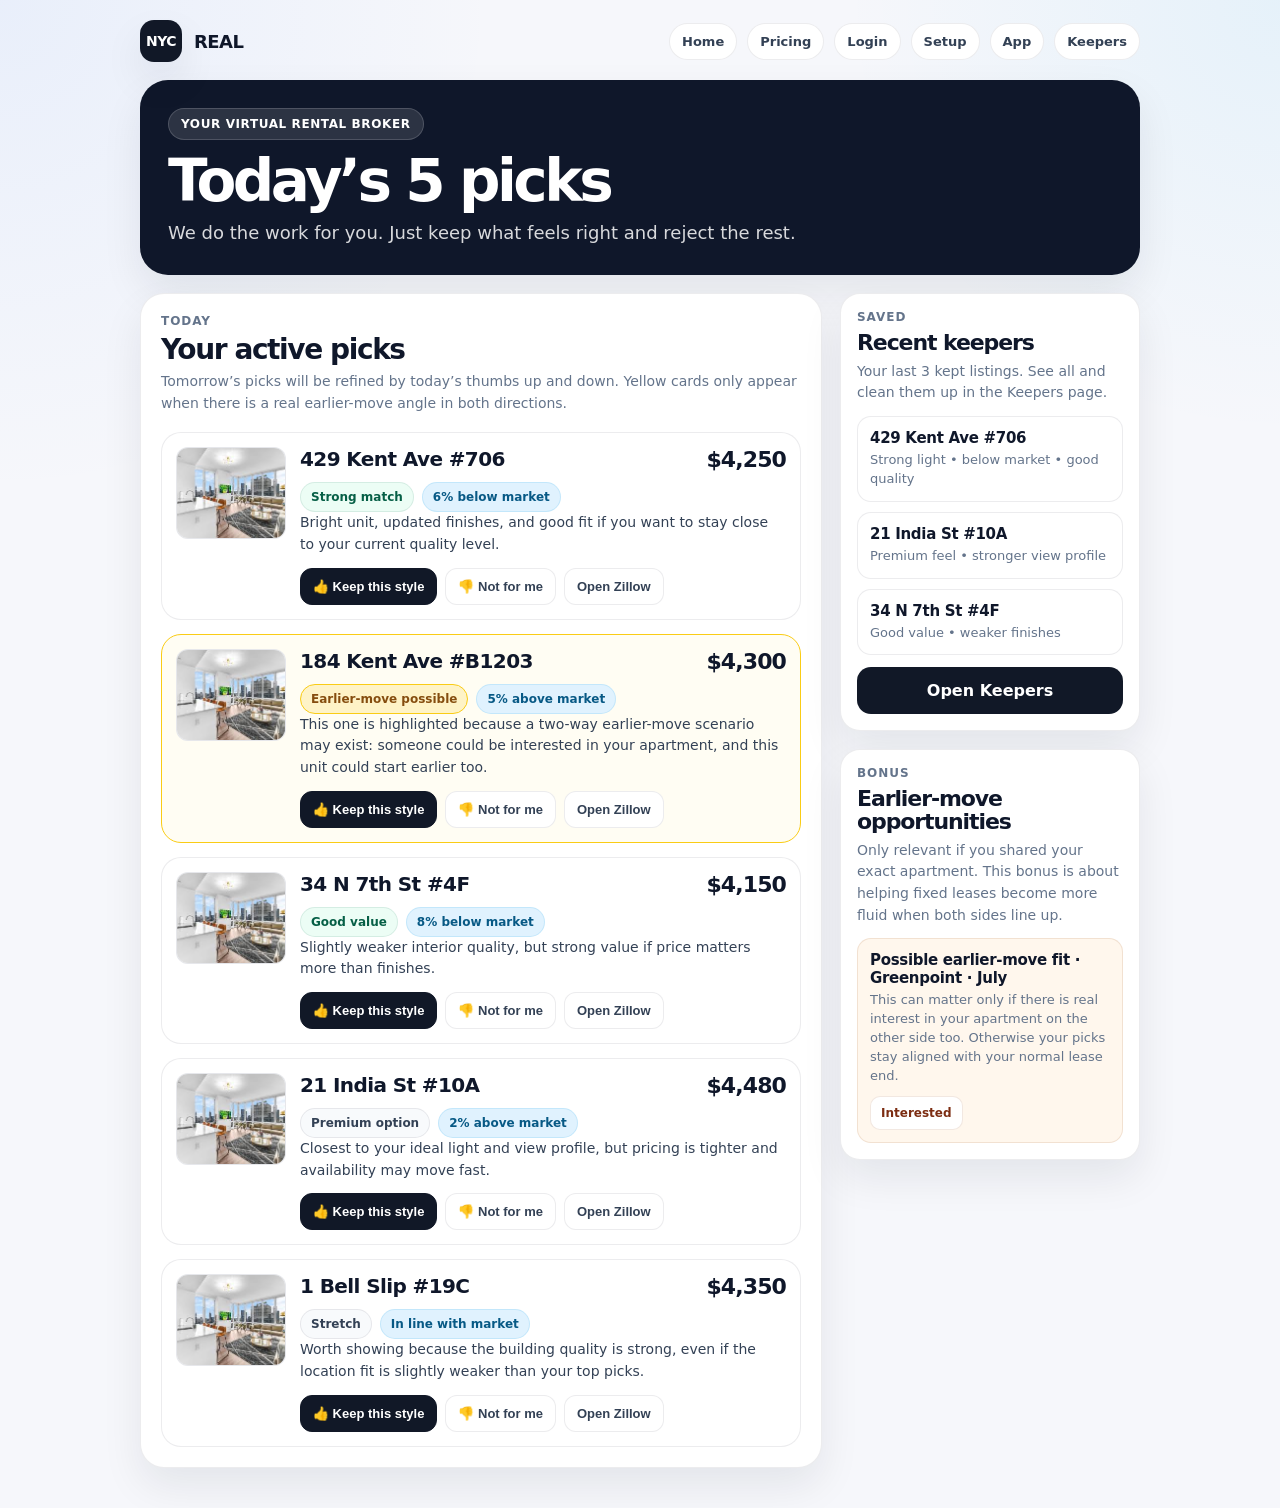
<file: app.html>
<!DOCTYPE html><html lang="en"><head><meta charset="UTF-8"><meta name="viewport" content="width=device-width, initial-scale=1.0"><title>App</title><style>
:root{
  --bg:#f6f7fb;--text:#0f172a;--muted:#64748b;--line:rgba(15,23,42,.08);
  --card:#fff;--dark:#111827;--shadow:0 18px 40px rgba(15,23,42,.08);
  --accent:#0ea5e9;--accent-soft:#e0f2fe;--ok:#065f46;--ok-soft:#ecfdf5;
  --warn:#92400e;--warn-soft:#fff7ed;--warn-strong:#fef3c7;--warn-border:#facc15;
}
*{box-sizing:border-box}
body{margin:0;font-family:Inter,system-ui,-apple-system,"Segoe UI",sans-serif;background:
radial-gradient(circle at top left, rgba(59,130,246,.07), transparent 25%),
radial-gradient(circle at top right, rgba(14,165,233,.07), transparent 22%),var(--bg);color:var(--text)}
a{text-decoration:none;color:inherit}
.wrap{width:min(1000px,calc(100% - 24px));margin:0 auto;padding:20px 0 40px}
.nav{display:flex;justify-content:space-between;align-items:center;gap:12px;margin-bottom:18px}
.brand{display:flex;align-items:center;gap:12px;font-weight:800;letter-spacing:-.03em;font-size:18px}
.brand-mark{width:42px;height:42px;border-radius:14px;display:grid;place-items:center;background:var(--dark);color:#fff;box-shadow:var(--shadow);font-size:14px}
.nav-links{display:flex;gap:10px;flex-wrap:wrap}
.nav-links a{font-size:13px;font-weight:700;padding:10px 12px;border:1px solid var(--line);border-radius:999px;background:#fff;color:#334155}
.hero{background:#0f172a;color:#fff;border-radius:28px;padding:28px;box-shadow:var(--shadow)}
.eyebrow{display:inline-flex;padding:8px 12px;border-radius:999px;background:rgba(255,255,255,.12);border:1px solid rgba(255,255,255,.16);font-size:12px;font-weight:800;letter-spacing:.05em;text-transform:uppercase;margin-bottom:14px}
h1{margin:0 0 10px;font-size:clamp(34px,6vw,58px);line-height:.95;letter-spacing:-.06em}
.sub{margin:0;color:rgba(255,255,255,.84);font-size:18px;line-height:1.55;max-width:680px}
.card{background:var(--card);border:1px solid var(--line);border-radius:24px;box-shadow:var(--shadow);padding:20px}
.section{margin-top:18px}
.section-label{font-size:12px;font-weight:800;letter-spacing:.08em;text-transform:uppercase;color:var(--muted);margin-bottom:8px}
.title{margin:0 0 6px;font-size:28px;line-height:1.03;letter-spacing:-.05em}
.helper{margin:0;color:var(--muted);font-size:14px;line-height:1.55}
.grid-2{display:grid;grid-template-columns:1fr 1fr;gap:10px}
.grid-3{display:grid;grid-template-columns:1fr 1fr 1fr;gap:10px}
.field{width:100%;border:1px solid rgba(15,23,42,.10);border-radius:14px;padding:14px 15px;background:#fff;font-size:14px;color:var(--text);outline:none}
.label{display:block;font-size:13px;font-weight:700;color:#334155;margin-bottom:6px}
.btn{display:inline-block;border:0;border-radius:14px;background:var(--dark);color:#fff;padding:14px 16px;font-weight:800;cursor:pointer;text-align:center}
.btn.secondary{background:#fff;color:#111827;border:1px solid var(--line)}
.btn.full{width:100%}
.feature-list{display:grid;grid-template-columns:repeat(3,1fr);gap:12px}
.feature{border:1px solid var(--line);border-radius:18px;padding:16px;background:#fff}
.feature h3{margin:0 0 8px;font-size:18px}
.feature p{margin:0;color:var(--muted);font-size:14px;line-height:1.55}
.slider-block{padding:12px;border:1px solid var(--line);border-radius:18px;background:#fafbff;margin-top:12px}
.slider-top{display:flex;justify-content:space-between;gap:10px;margin-bottom:6px;align-items:center}
.slider-title{font-size:13px;font-weight:800}
.slider-value{font-size:11px;font-weight:800;background:#fff;border:1px solid var(--line);border-radius:999px;padding:5px 8px;white-space:nowrap}
input[type="range"]{width:100%;accent-color:var(--dark)}
.scale{display:flex;justify-content:space-between;font-size:11px;color:var(--muted);margin-top:6px}
.optional-box{border:1px dashed var(--line);border-radius:14px;padding:12px;background:#fafafa;margin-top:12px}
.optional-box strong{font-size:13px;display:block;margin-bottom:6px}
.optional-box p{margin:0 0 8px;font-size:12px;color:var(--muted);line-height:1.45}
.optional-box.highlight{border-color:#0ea5e9;background:#f0f9ff}
.badge-row{display:flex;flex-wrap:wrap;gap:8px;margin-top:10px}
.badge{padding:7px 10px;border-radius:999px;font-size:12px;font-weight:800;border:1px solid var(--line);background:#f8fafc;color:#334155}
.badge.info{background:var(--accent-soft);color:#075985;border-color:rgba(14,165,233,.14)}
.badge.good{background:var(--ok-soft);color:var(--ok);border-color:rgba(6,95,70,.10)}
.badge.warn{background:var(--warn-strong);color:#854d0e;border-color:var(--warn-border)}
.pricing-grid{display:grid;grid-template-columns:repeat(3,1fr);gap:14px}
.pricing-card{position:relative;border:1px solid var(--line);border-radius:20px;padding:22px;background:#fff}
.pricing-card.featured{border-color:rgba(17,24,39,.18);box-shadow:0 16px 40px rgba(15,23,42,.10)}
.pill{position:absolute;top:14px;right:14px;padding:7px 10px;border-radius:999px;background:#111827;color:#fff;font-size:11px;font-weight:800;letter-spacing:.04em;text-transform:uppercase}
.price{font-size:42px;line-height:1;font-weight:800;letter-spacing:-.06em;margin-bottom:12px}
.price span{font-size:16px;color:var(--muted);font-weight:700;letter-spacing:0}
.list{display:grid;gap:10px;color:#334155;font-size:14px;line-height:1.5}
.pick-list{display:grid;gap:14px;margin-top:18px}
.pick-card{display:grid;grid-template-columns:110px 1fr;gap:14px;padding:14px;border:1px solid var(--line);border-radius:20px;background:#fff}
.pick-card.warn-card{border-color:#facc15;background:#fffdf3}
.pick-image{width:110px;height:92px;border-radius:12px;overflow:hidden;border:1px solid var(--line);background:#f8fafc}
.pick-image img{width:100%;height:100%;object-fit:cover;display:block}
.pick-top{display:flex;justify-content:space-between;gap:12px;align-items:flex-start;margin-bottom:8px}
.pick-address{font-size:20px;font-weight:800;letter-spacing:-.03em}
.pick-price{font-size:22px;font-weight:800;letter-spacing:-.04em;white-space:nowrap}
.pick-copy{font-size:14px;color:#334155;line-height:1.55;margin-bottom:12px}
.pick-actions{display:flex;align-items:center;gap:8px;flex-wrap:wrap}
.action-btn{appearance:none;border:1px solid var(--line);background:#fff;border-radius:12px;padding:10px 12px;font-size:13px;font-weight:800;color:#334155;cursor:pointer}
.action-btn.keep{background:#111827;color:#fff;border-color:#111827}
.side-grid{display:grid;grid-template-columns:1fr 300px;gap:18px;align-items:start}
.mini-card{background:#fff;border:1px solid var(--line);border-radius:20px;box-shadow:var(--shadow);padding:16px}
.saved-list,.early-list{display:grid;gap:10px;margin-top:12px}
.saved-item,.early-item{border:1px solid var(--line);border-radius:14px;padding:12px;background:#fff}
.saved-item strong,.early-item strong{display:block;font-size:15px;margin-bottom:4px;letter-spacing:-.02em}
.saved-item p,.early-item p{margin:0;color:var(--muted);font-size:13px;line-height:1.45}
.early-item{background:var(--warn-soft);border-color:rgba(146,64,14,.12)}
.mini-cta{margin-top:10px;display:inline-block;padding:9px 10px;border-radius:10px;border:1px solid rgba(146,64,14,.12);background:#fff;font-size:12px;font-weight:800;color:#7c2d12}
.check-list{display:grid;gap:8px;font-size:13px;color:#334155}
.listing-row{display:grid;gap:12px;margin-top:16px}
.keeper-card{display:grid;grid-template-columns:110px 1fr auto;gap:14px;padding:14px;border:1px solid var(--line);border-radius:18px;background:#fff}
.keeper-actions{display:grid;gap:8px;align-content:start}
.small{font-size:12px;color:var(--muted);line-height:1.45}
@media (max-width:920px){.feature-list,.side-grid,.grid-2,.grid-3,.pricing-grid,.keeper-card{grid-template-columns:1fr}}
@media (max-width:680px){.pick-card{grid-template-columns:1fr}.pick-image{width:100%;height:200px}.pick-top{flex-direction:column;align-items:flex-start}}
</style></head><body><div class="wrap"><div class="nav"><div class="brand"><div class="brand-mark">NYC</div><div>REAL</div></div><div class="nav-links"><a href="index.html">Home</a><a href="pricing.html">Pricing</a><a href="login.html">Login</a><a href="onboarding.html">Setup</a><a href="app.html">App</a><a href="keepers.html">Keepers</a></div></div><section class="hero"><div class="eyebrow">Your virtual rental broker</div><h1>Today’s 5 picks</h1><p class="sub">We do the work for you. Just keep what feels right and reject the rest.</p></section><div class="side-grid section"><main class="card"><div class="section-label">Today</div><h2 class="title">Your active picks</h2><p class="helper">Tomorrow’s picks will be refined by today’s thumbs up and down. Yellow cards only appear when there is a real earlier-move angle in both directions.</p><div class="pick-list"><article class="pick-card"><div class="pick-image"><img src="./preview-sample.png" alt="Apartment preview"></div><div><div class="pick-top"><div class="pick-address">429 Kent Ave #706</div><div class="pick-price">$4,250</div></div><div class="badge-row"><div class="badge good">Strong match</div><div class="badge info">6% below market</div></div><div class="pick-copy">Bright unit, updated finishes, and good fit if you want to stay close to your current quality level.</div><div class="pick-actions"><button class="action-btn keep">👍 Keep this style</button><button class="action-btn">👎 Not for me</button><button class="action-btn">Open Zillow</button></div></div></article><article class="pick-card warn-card"><div class="pick-image"><img src="./preview-sample.png" alt="Apartment preview"></div><div><div class="pick-top"><div class="pick-address">184 Kent Ave #B1203</div><div class="pick-price">$4,300</div></div><div class="badge-row"><div class="badge warn">Earlier-move possible</div><div class="badge info">5% above market</div></div><div class="pick-copy">This one is highlighted because a two-way earlier-move scenario may exist: someone could be interested in your apartment, and this unit could start earlier too.</div><div class="pick-actions"><button class="action-btn keep">👍 Keep this style</button><button class="action-btn">👎 Not for me</button><button class="action-btn">Open Zillow</button></div></div></article><article class="pick-card"><div class="pick-image"><img src="./preview-sample.png" alt="Apartment preview"></div><div><div class="pick-top"><div class="pick-address">34 N 7th St #4F</div><div class="pick-price">$4,150</div></div><div class="badge-row"><div class="badge good">Good value</div><div class="badge info">8% below market</div></div><div class="pick-copy">Slightly weaker interior quality, but strong value if price matters more than finishes.</div><div class="pick-actions"><button class="action-btn keep">👍 Keep this style</button><button class="action-btn">👎 Not for me</button><button class="action-btn">Open Zillow</button></div></div></article><article class="pick-card"><div class="pick-image"><img src="./preview-sample.png" alt="Apartment preview"></div><div><div class="pick-top"><div class="pick-address">21 India St #10A</div><div class="pick-price">$4,480</div></div><div class="badge-row"><div class="badge">Premium option</div><div class="badge info">2% above market</div></div><div class="pick-copy">Closest to your ideal light and view profile, but pricing is tighter and availability may move fast.</div><div class="pick-actions"><button class="action-btn keep">👍 Keep this style</button><button class="action-btn">👎 Not for me</button><button class="action-btn">Open Zillow</button></div></div></article><article class="pick-card"><div class="pick-image"><img src="./preview-sample.png" alt="Apartment preview"></div><div><div class="pick-top"><div class="pick-address">1 Bell Slip #19C</div><div class="pick-price">$4,350</div></div><div class="badge-row"><div class="badge">Stretch</div><div class="badge info">In line with market</div></div><div class="pick-copy">Worth showing because the building quality is strong, even if the location fit is slightly weaker than your top picks.</div><div class="pick-actions"><button class="action-btn keep">👍 Keep this style</button><button class="action-btn">👎 Not for me</button><button class="action-btn">Open Zillow</button></div></div></article></div></main><aside style="display:grid;gap:18px"><section class="mini-card"><div class="section-label">Saved</div><h2 class="title" style="font-size:22px">Recent keepers</h2><p class="helper">Your last 3 kept listings. See all and clean them up in the Keepers page.</p><div class="saved-list"><div class="saved-item"><strong>429 Kent Ave #706</strong><p>Strong light • below market • good quality</p></div><div class="saved-item"><strong>21 India St #10A</strong><p>Premium feel • stronger view profile</p></div><div class="saved-item"><strong>34 N 7th St #4F</strong><p>Good value • weaker finishes</p></div></div><div style="margin-top:12px"><a class="btn full" href="keepers.html">Open Keepers</a></div></section><section class="mini-card"><div class="section-label">Bonus</div><h2 class="title" style="font-size:22px">Earlier-move opportunities</h2><p class="helper">Only relevant if you shared your exact apartment. This bonus is about helping fixed leases become more fluid when both sides line up.</p><div class="early-list"><div class="early-item"><strong>Possible earlier-move fit · Greenpoint · July</strong><p>This can matter only if there is real interest in your apartment on the other side too. Otherwise your picks stay aligned with your normal lease end.</p><span class="mini-cta">Interested</span></div></div></section></aside></div></div></body></html>
</file>
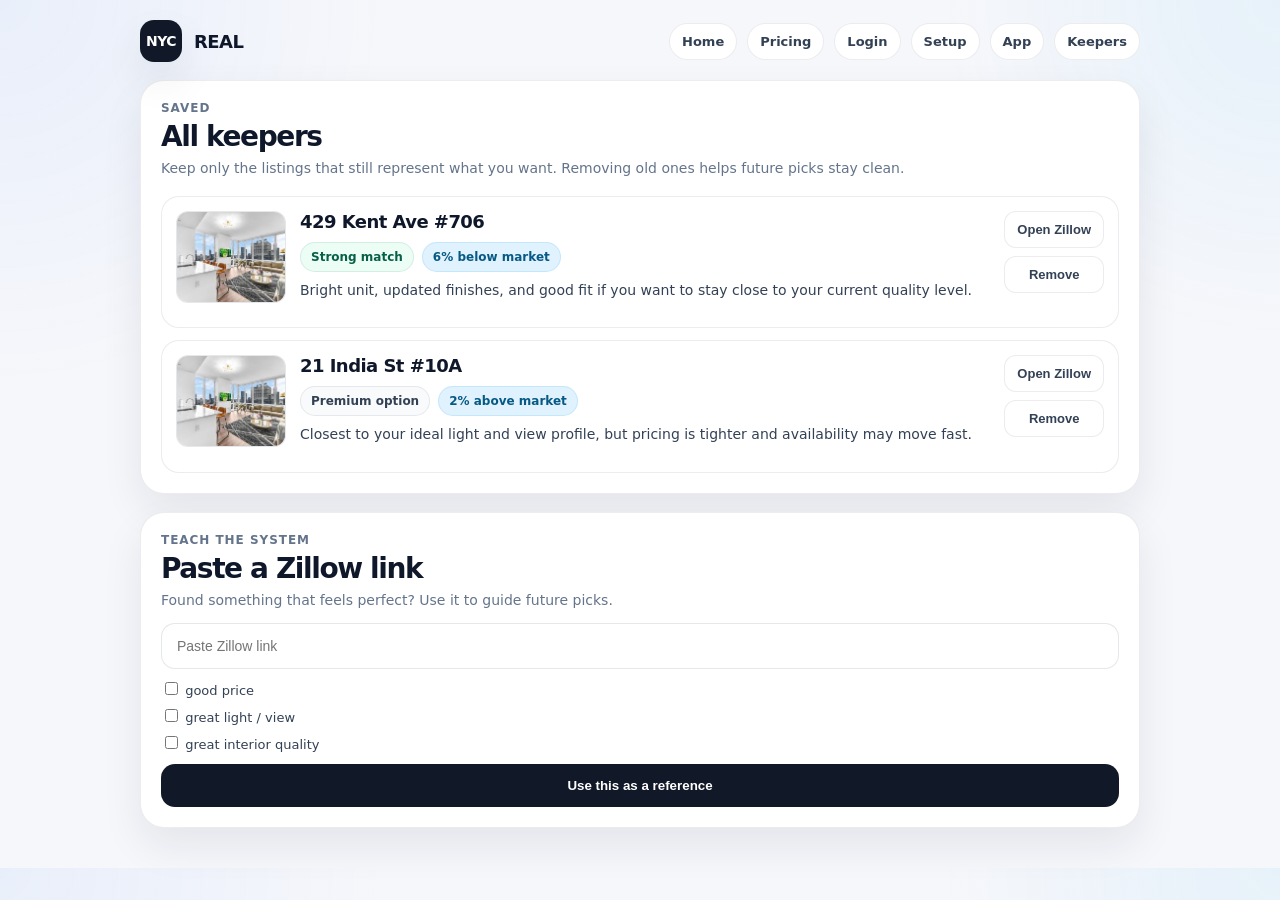
<file: keepers.html>
<!DOCTYPE html><html lang="en"><head><meta charset="UTF-8"><meta name="viewport" content="width=device-width, initial-scale=1.0"><title>Keepers</title><style>
:root{
  --bg:#f6f7fb;--text:#0f172a;--muted:#64748b;--line:rgba(15,23,42,.08);
  --card:#fff;--dark:#111827;--shadow:0 18px 40px rgba(15,23,42,.08);
  --accent:#0ea5e9;--accent-soft:#e0f2fe;--ok:#065f46;--ok-soft:#ecfdf5;
  --warn:#92400e;--warn-soft:#fff7ed;--warn-strong:#fef3c7;--warn-border:#facc15;
}
*{box-sizing:border-box}
body{margin:0;font-family:Inter,system-ui,-apple-system,"Segoe UI",sans-serif;background:
radial-gradient(circle at top left, rgba(59,130,246,.07), transparent 25%),
radial-gradient(circle at top right, rgba(14,165,233,.07), transparent 22%),var(--bg);color:var(--text)}
a{text-decoration:none;color:inherit}
.wrap{width:min(1000px,calc(100% - 24px));margin:0 auto;padding:20px 0 40px}
.nav{display:flex;justify-content:space-between;align-items:center;gap:12px;margin-bottom:18px}
.brand{display:flex;align-items:center;gap:12px;font-weight:800;letter-spacing:-.03em;font-size:18px}
.brand-mark{width:42px;height:42px;border-radius:14px;display:grid;place-items:center;background:var(--dark);color:#fff;box-shadow:var(--shadow);font-size:14px}
.nav-links{display:flex;gap:10px;flex-wrap:wrap}
.nav-links a{font-size:13px;font-weight:700;padding:10px 12px;border:1px solid var(--line);border-radius:999px;background:#fff;color:#334155}
.hero{background:#0f172a;color:#fff;border-radius:28px;padding:28px;box-shadow:var(--shadow)}
.eyebrow{display:inline-flex;padding:8px 12px;border-radius:999px;background:rgba(255,255,255,.12);border:1px solid rgba(255,255,255,.16);font-size:12px;font-weight:800;letter-spacing:.05em;text-transform:uppercase;margin-bottom:14px}
h1{margin:0 0 10px;font-size:clamp(34px,6vw,58px);line-height:.95;letter-spacing:-.06em}
.sub{margin:0;color:rgba(255,255,255,.84);font-size:18px;line-height:1.55;max-width:680px}
.card{background:var(--card);border:1px solid var(--line);border-radius:24px;box-shadow:var(--shadow);padding:20px}
.section{margin-top:18px}
.section-label{font-size:12px;font-weight:800;letter-spacing:.08em;text-transform:uppercase;color:var(--muted);margin-bottom:8px}
.title{margin:0 0 6px;font-size:28px;line-height:1.03;letter-spacing:-.05em}
.helper{margin:0;color:var(--muted);font-size:14px;line-height:1.55}
.grid-2{display:grid;grid-template-columns:1fr 1fr;gap:10px}
.grid-3{display:grid;grid-template-columns:1fr 1fr 1fr;gap:10px}
.field{width:100%;border:1px solid rgba(15,23,42,.10);border-radius:14px;padding:14px 15px;background:#fff;font-size:14px;color:var(--text);outline:none}
.label{display:block;font-size:13px;font-weight:700;color:#334155;margin-bottom:6px}
.btn{display:inline-block;border:0;border-radius:14px;background:var(--dark);color:#fff;padding:14px 16px;font-weight:800;cursor:pointer;text-align:center}
.btn.secondary{background:#fff;color:#111827;border:1px solid var(--line)}
.btn.full{width:100%}
.feature-list{display:grid;grid-template-columns:repeat(3,1fr);gap:12px}
.feature{border:1px solid var(--line);border-radius:18px;padding:16px;background:#fff}
.feature h3{margin:0 0 8px;font-size:18px}
.feature p{margin:0;color:var(--muted);font-size:14px;line-height:1.55}
.slider-block{padding:12px;border:1px solid var(--line);border-radius:18px;background:#fafbff;margin-top:12px}
.slider-top{display:flex;justify-content:space-between;gap:10px;margin-bottom:6px;align-items:center}
.slider-title{font-size:13px;font-weight:800}
.slider-value{font-size:11px;font-weight:800;background:#fff;border:1px solid var(--line);border-radius:999px;padding:5px 8px;white-space:nowrap}
input[type="range"]{width:100%;accent-color:var(--dark)}
.scale{display:flex;justify-content:space-between;font-size:11px;color:var(--muted);margin-top:6px}
.optional-box{border:1px dashed var(--line);border-radius:14px;padding:12px;background:#fafafa;margin-top:12px}
.optional-box strong{font-size:13px;display:block;margin-bottom:6px}
.optional-box p{margin:0 0 8px;font-size:12px;color:var(--muted);line-height:1.45}
.optional-box.highlight{border-color:#0ea5e9;background:#f0f9ff}
.badge-row{display:flex;flex-wrap:wrap;gap:8px;margin-top:10px}
.badge{padding:7px 10px;border-radius:999px;font-size:12px;font-weight:800;border:1px solid var(--line);background:#f8fafc;color:#334155}
.badge.info{background:var(--accent-soft);color:#075985;border-color:rgba(14,165,233,.14)}
.badge.good{background:var(--ok-soft);color:var(--ok);border-color:rgba(6,95,70,.10)}
.badge.warn{background:var(--warn-strong);color:#854d0e;border-color:var(--warn-border)}
.pricing-grid{display:grid;grid-template-columns:repeat(3,1fr);gap:14px}
.pricing-card{position:relative;border:1px solid var(--line);border-radius:20px;padding:22px;background:#fff}
.pricing-card.featured{border-color:rgba(17,24,39,.18);box-shadow:0 16px 40px rgba(15,23,42,.10)}
.pill{position:absolute;top:14px;right:14px;padding:7px 10px;border-radius:999px;background:#111827;color:#fff;font-size:11px;font-weight:800;letter-spacing:.04em;text-transform:uppercase}
.price{font-size:42px;line-height:1;font-weight:800;letter-spacing:-.06em;margin-bottom:12px}
.price span{font-size:16px;color:var(--muted);font-weight:700;letter-spacing:0}
.list{display:grid;gap:10px;color:#334155;font-size:14px;line-height:1.5}
.pick-list{display:grid;gap:14px;margin-top:18px}
.pick-card{display:grid;grid-template-columns:110px 1fr;gap:14px;padding:14px;border:1px solid var(--line);border-radius:20px;background:#fff}
.pick-card.warn-card{border-color:#facc15;background:#fffdf3}
.pick-image{width:110px;height:92px;border-radius:12px;overflow:hidden;border:1px solid var(--line);background:#f8fafc}
.pick-image img{width:100%;height:100%;object-fit:cover;display:block}
.pick-top{display:flex;justify-content:space-between;gap:12px;align-items:flex-start;margin-bottom:8px}
.pick-address{font-size:20px;font-weight:800;letter-spacing:-.03em}
.pick-price{font-size:22px;font-weight:800;letter-spacing:-.04em;white-space:nowrap}
.pick-copy{font-size:14px;color:#334155;line-height:1.55;margin-bottom:12px}
.pick-actions{display:flex;align-items:center;gap:8px;flex-wrap:wrap}
.action-btn{appearance:none;border:1px solid var(--line);background:#fff;border-radius:12px;padding:10px 12px;font-size:13px;font-weight:800;color:#334155;cursor:pointer}
.action-btn.keep{background:#111827;color:#fff;border-color:#111827}
.side-grid{display:grid;grid-template-columns:1fr 300px;gap:18px;align-items:start}
.mini-card{background:#fff;border:1px solid var(--line);border-radius:20px;box-shadow:var(--shadow);padding:16px}
.saved-list,.early-list{display:grid;gap:10px;margin-top:12px}
.saved-item,.early-item{border:1px solid var(--line);border-radius:14px;padding:12px;background:#fff}
.saved-item strong,.early-item strong{display:block;font-size:15px;margin-bottom:4px;letter-spacing:-.02em}
.saved-item p,.early-item p{margin:0;color:var(--muted);font-size:13px;line-height:1.45}
.early-item{background:var(--warn-soft);border-color:rgba(146,64,14,.12)}
.mini-cta{margin-top:10px;display:inline-block;padding:9px 10px;border-radius:10px;border:1px solid rgba(146,64,14,.12);background:#fff;font-size:12px;font-weight:800;color:#7c2d12}
.check-list{display:grid;gap:8px;font-size:13px;color:#334155}
.listing-row{display:grid;gap:12px;margin-top:16px}
.keeper-card{display:grid;grid-template-columns:110px 1fr auto;gap:14px;padding:14px;border:1px solid var(--line);border-radius:18px;background:#fff}
.keeper-actions{display:grid;gap:8px;align-content:start}
.small{font-size:12px;color:var(--muted);line-height:1.45}
@media (max-width:920px){.feature-list,.side-grid,.grid-2,.grid-3,.pricing-grid,.keeper-card{grid-template-columns:1fr}}
@media (max-width:680px){.pick-card{grid-template-columns:1fr}.pick-image{width:100%;height:200px}.pick-top{flex-direction:column;align-items:flex-start}}
</style></head><body><div class="wrap"><div class="nav"><div class="brand"><div class="brand-mark">NYC</div><div>REAL</div></div><div class="nav-links"><a href="index.html">Home</a><a href="pricing.html">Pricing</a><a href="login.html">Login</a><a href="onboarding.html">Setup</a><a href="app.html">App</a><a href="keepers.html">Keepers</a></div></div><div class="card"><div class="section-label">Saved</div><h2 class="title">All keepers</h2><p class="helper">Keep only the listings that still represent what you want. Removing old ones helps future picks stay clean.</p><div class="listing-row"><div class="keeper-card"><div class="pick-image"><img src="./preview-sample.png" alt="Apartment preview"></div><div><strong class="pick-address" style="font-size:18px">429 Kent Ave #706</strong><div class="badge-row"><div class="badge good">Strong match</div><div class="badge info">6% below market</div></div><p class="pick-copy" style="margin-top:8px">Bright unit, updated finishes, and good fit if you want to stay close to your current quality level.</p></div><div class="keeper-actions"><button class="action-btn">Open Zillow</button><button class="action-btn">Remove</button></div></div><div class="keeper-card"><div class="pick-image"><img src="./preview-sample.png" alt="Apartment preview"></div><div><strong class="pick-address" style="font-size:18px">21 India St #10A</strong><div class="badge-row"><div class="badge">Premium option</div><div class="badge info">2% above market</div></div><p class="pick-copy" style="margin-top:8px">Closest to your ideal light and view profile, but pricing is tighter and availability may move fast.</p></div><div class="keeper-actions"><button class="action-btn">Open Zillow</button><button class="action-btn">Remove</button></div></div></div></div><div class="card section"><div class="section-label">Teach the system</div><h2 class="title">Paste a Zillow link</h2><p class="helper">Found something that feels perfect? Use it to guide future picks.</p><div style="margin-top:12px"><input class="field" placeholder="Paste Zillow link"><div class="check-list" style="margin-top:10px"><label><input type="checkbox"> good price</label><label><input type="checkbox"> great light / view</label><label><input type="checkbox"> great interior quality</label></div><button class="btn full" style="margin-top:12px">Use this as a reference</button></div></div></div></body></html>
</file>
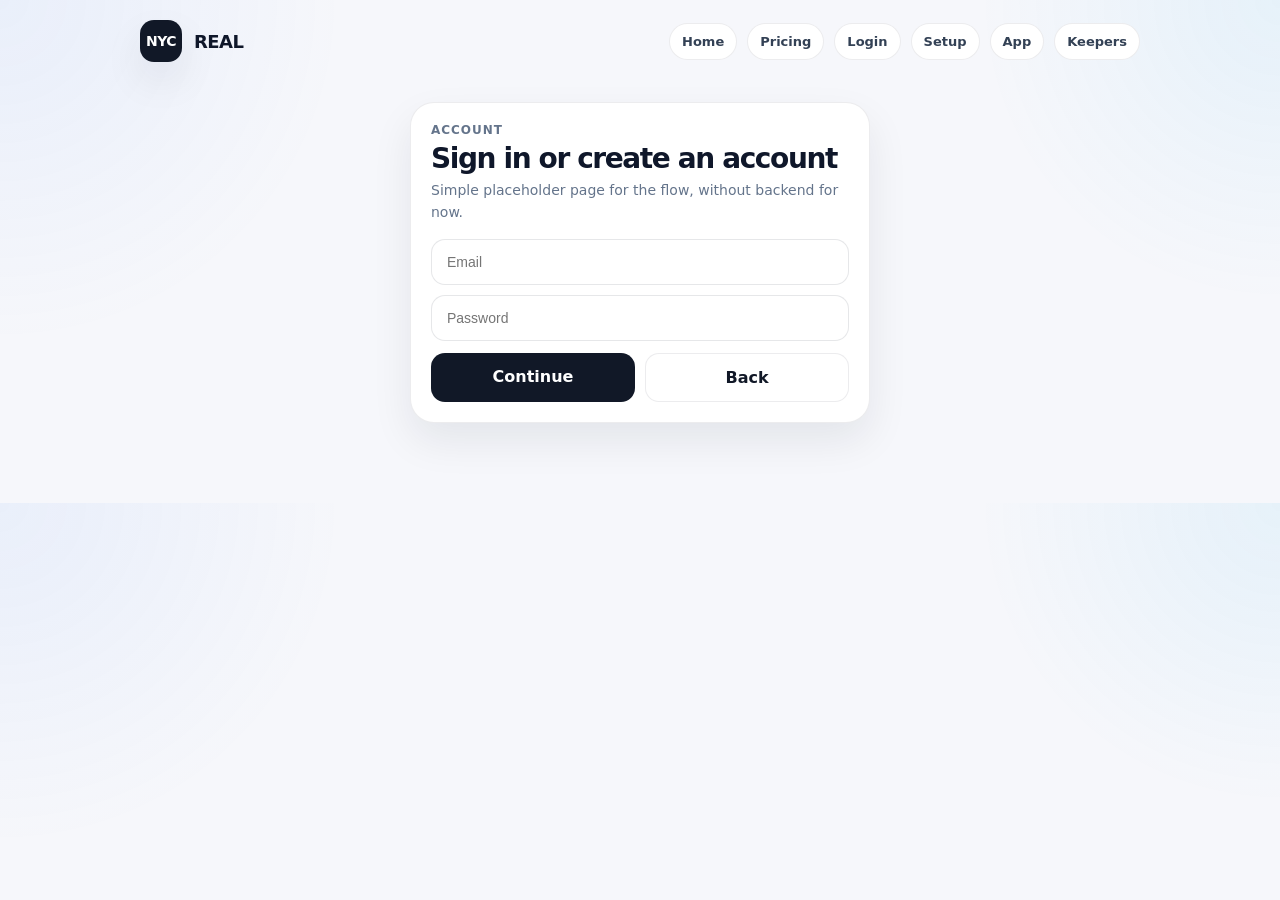
<file: login.html>
<!DOCTYPE html><html lang="en"><head><meta charset="UTF-8"><meta name="viewport" content="width=device-width, initial-scale=1.0"><title>Login</title><style>
:root{
  --bg:#f6f7fb;--text:#0f172a;--muted:#64748b;--line:rgba(15,23,42,.08);
  --card:#fff;--dark:#111827;--shadow:0 18px 40px rgba(15,23,42,.08);
  --accent:#0ea5e9;--accent-soft:#e0f2fe;--ok:#065f46;--ok-soft:#ecfdf5;
  --warn:#92400e;--warn-soft:#fff7ed;--warn-strong:#fef3c7;--warn-border:#facc15;
}
*{box-sizing:border-box}
body{margin:0;font-family:Inter,system-ui,-apple-system,"Segoe UI",sans-serif;background:
radial-gradient(circle at top left, rgba(59,130,246,.07), transparent 25%),
radial-gradient(circle at top right, rgba(14,165,233,.07), transparent 22%),var(--bg);color:var(--text)}
a{text-decoration:none;color:inherit}
.wrap{width:min(1000px,calc(100% - 24px));margin:0 auto;padding:20px 0 40px}
.nav{display:flex;justify-content:space-between;align-items:center;gap:12px;margin-bottom:18px}
.brand{display:flex;align-items:center;gap:12px;font-weight:800;letter-spacing:-.03em;font-size:18px}
.brand-mark{width:42px;height:42px;border-radius:14px;display:grid;place-items:center;background:var(--dark);color:#fff;box-shadow:var(--shadow);font-size:14px}
.nav-links{display:flex;gap:10px;flex-wrap:wrap}
.nav-links a{font-size:13px;font-weight:700;padding:10px 12px;border:1px solid var(--line);border-radius:999px;background:#fff;color:#334155}
.hero{background:#0f172a;color:#fff;border-radius:28px;padding:28px;box-shadow:var(--shadow)}
.eyebrow{display:inline-flex;padding:8px 12px;border-radius:999px;background:rgba(255,255,255,.12);border:1px solid rgba(255,255,255,.16);font-size:12px;font-weight:800;letter-spacing:.05em;text-transform:uppercase;margin-bottom:14px}
h1{margin:0 0 10px;font-size:clamp(34px,6vw,58px);line-height:.95;letter-spacing:-.06em}
.sub{margin:0;color:rgba(255,255,255,.84);font-size:18px;line-height:1.55;max-width:680px}
.card{background:var(--card);border:1px solid var(--line);border-radius:24px;box-shadow:var(--shadow);padding:20px}
.section{margin-top:18px}
.section-label{font-size:12px;font-weight:800;letter-spacing:.08em;text-transform:uppercase;color:var(--muted);margin-bottom:8px}
.title{margin:0 0 6px;font-size:28px;line-height:1.03;letter-spacing:-.05em}
.helper{margin:0;color:var(--muted);font-size:14px;line-height:1.55}
.grid-2{display:grid;grid-template-columns:1fr 1fr;gap:10px}
.grid-3{display:grid;grid-template-columns:1fr 1fr 1fr;gap:10px}
.field{width:100%;border:1px solid rgba(15,23,42,.10);border-radius:14px;padding:14px 15px;background:#fff;font-size:14px;color:var(--text);outline:none}
.label{display:block;font-size:13px;font-weight:700;color:#334155;margin-bottom:6px}
.btn{display:inline-block;border:0;border-radius:14px;background:var(--dark);color:#fff;padding:14px 16px;font-weight:800;cursor:pointer;text-align:center}
.btn.secondary{background:#fff;color:#111827;border:1px solid var(--line)}
.btn.full{width:100%}
.feature-list{display:grid;grid-template-columns:repeat(3,1fr);gap:12px}
.feature{border:1px solid var(--line);border-radius:18px;padding:16px;background:#fff}
.feature h3{margin:0 0 8px;font-size:18px}
.feature p{margin:0;color:var(--muted);font-size:14px;line-height:1.55}
.slider-block{padding:12px;border:1px solid var(--line);border-radius:18px;background:#fafbff;margin-top:12px}
.slider-top{display:flex;justify-content:space-between;gap:10px;margin-bottom:6px;align-items:center}
.slider-title{font-size:13px;font-weight:800}
.slider-value{font-size:11px;font-weight:800;background:#fff;border:1px solid var(--line);border-radius:999px;padding:5px 8px;white-space:nowrap}
input[type="range"]{width:100%;accent-color:var(--dark)}
.scale{display:flex;justify-content:space-between;font-size:11px;color:var(--muted);margin-top:6px}
.optional-box{border:1px dashed var(--line);border-radius:14px;padding:12px;background:#fafafa;margin-top:12px}
.optional-box strong{font-size:13px;display:block;margin-bottom:6px}
.optional-box p{margin:0 0 8px;font-size:12px;color:var(--muted);line-height:1.45}
.optional-box.highlight{border-color:#0ea5e9;background:#f0f9ff}
.badge-row{display:flex;flex-wrap:wrap;gap:8px;margin-top:10px}
.badge{padding:7px 10px;border-radius:999px;font-size:12px;font-weight:800;border:1px solid var(--line);background:#f8fafc;color:#334155}
.badge.info{background:var(--accent-soft);color:#075985;border-color:rgba(14,165,233,.14)}
.badge.good{background:var(--ok-soft);color:var(--ok);border-color:rgba(6,95,70,.10)}
.badge.warn{background:var(--warn-strong);color:#854d0e;border-color:var(--warn-border)}
.pricing-grid{display:grid;grid-template-columns:repeat(3,1fr);gap:14px}
.pricing-card{position:relative;border:1px solid var(--line);border-radius:20px;padding:22px;background:#fff}
.pricing-card.featured{border-color:rgba(17,24,39,.18);box-shadow:0 16px 40px rgba(15,23,42,.10)}
.pill{position:absolute;top:14px;right:14px;padding:7px 10px;border-radius:999px;background:#111827;color:#fff;font-size:11px;font-weight:800;letter-spacing:.04em;text-transform:uppercase}
.price{font-size:42px;line-height:1;font-weight:800;letter-spacing:-.06em;margin-bottom:12px}
.price span{font-size:16px;color:var(--muted);font-weight:700;letter-spacing:0}
.list{display:grid;gap:10px;color:#334155;font-size:14px;line-height:1.5}
.pick-list{display:grid;gap:14px;margin-top:18px}
.pick-card{display:grid;grid-template-columns:110px 1fr;gap:14px;padding:14px;border:1px solid var(--line);border-radius:20px;background:#fff}
.pick-card.warn-card{border-color:#facc15;background:#fffdf3}
.pick-image{width:110px;height:92px;border-radius:12px;overflow:hidden;border:1px solid var(--line);background:#f8fafc}
.pick-image img{width:100%;height:100%;object-fit:cover;display:block}
.pick-top{display:flex;justify-content:space-between;gap:12px;align-items:flex-start;margin-bottom:8px}
.pick-address{font-size:20px;font-weight:800;letter-spacing:-.03em}
.pick-price{font-size:22px;font-weight:800;letter-spacing:-.04em;white-space:nowrap}
.pick-copy{font-size:14px;color:#334155;line-height:1.55;margin-bottom:12px}
.pick-actions{display:flex;align-items:center;gap:8px;flex-wrap:wrap}
.action-btn{appearance:none;border:1px solid var(--line);background:#fff;border-radius:12px;padding:10px 12px;font-size:13px;font-weight:800;color:#334155;cursor:pointer}
.action-btn.keep{background:#111827;color:#fff;border-color:#111827}
.side-grid{display:grid;grid-template-columns:1fr 300px;gap:18px;align-items:start}
.mini-card{background:#fff;border:1px solid var(--line);border-radius:20px;box-shadow:var(--shadow);padding:16px}
.saved-list,.early-list{display:grid;gap:10px;margin-top:12px}
.saved-item,.early-item{border:1px solid var(--line);border-radius:14px;padding:12px;background:#fff}
.saved-item strong,.early-item strong{display:block;font-size:15px;margin-bottom:4px;letter-spacing:-.02em}
.saved-item p,.early-item p{margin:0;color:var(--muted);font-size:13px;line-height:1.45}
.early-item{background:var(--warn-soft);border-color:rgba(146,64,14,.12)}
.mini-cta{margin-top:10px;display:inline-block;padding:9px 10px;border-radius:10px;border:1px solid rgba(146,64,14,.12);background:#fff;font-size:12px;font-weight:800;color:#7c2d12}
.check-list{display:grid;gap:8px;font-size:13px;color:#334155}
.listing-row{display:grid;gap:12px;margin-top:16px}
.keeper-card{display:grid;grid-template-columns:110px 1fr auto;gap:14px;padding:14px;border:1px solid var(--line);border-radius:18px;background:#fff}
.keeper-actions{display:grid;gap:8px;align-content:start}
.small{font-size:12px;color:var(--muted);line-height:1.45}
@media (max-width:920px){.feature-list,.side-grid,.grid-2,.grid-3,.pricing-grid,.keeper-card{grid-template-columns:1fr}}
@media (max-width:680px){.pick-card{grid-template-columns:1fr}.pick-image{width:100%;height:200px}.pick-top{flex-direction:column;align-items:flex-start}}
</style></head><body><div class="wrap"><div class="nav"><div class="brand"><div class="brand-mark">NYC</div><div>REAL</div></div><div class="nav-links"><a href="index.html">Home</a><a href="pricing.html">Pricing</a><a href="login.html">Login</a><a href="onboarding.html">Setup</a><a href="app.html">App</a><a href="keepers.html">Keepers</a></div></div><div class="card" style="max-width:460px;margin:40px auto"><div class="section-label">Account</div><h2 class="title">Sign in or create an account</h2><p class="helper">Simple placeholder page for the flow, without backend for now.</p><div class="grid-2" style="grid-template-columns:1fr;margin-top:16px"><input class="field" placeholder="Email"><input class="field" type="password" placeholder="Password"></div><div class="grid-2" style="margin-top:12px"><a class="btn" href="onboarding.html">Continue</a><a class="btn secondary" href="index.html">Back</a></div></div></div></body></html>
</file>
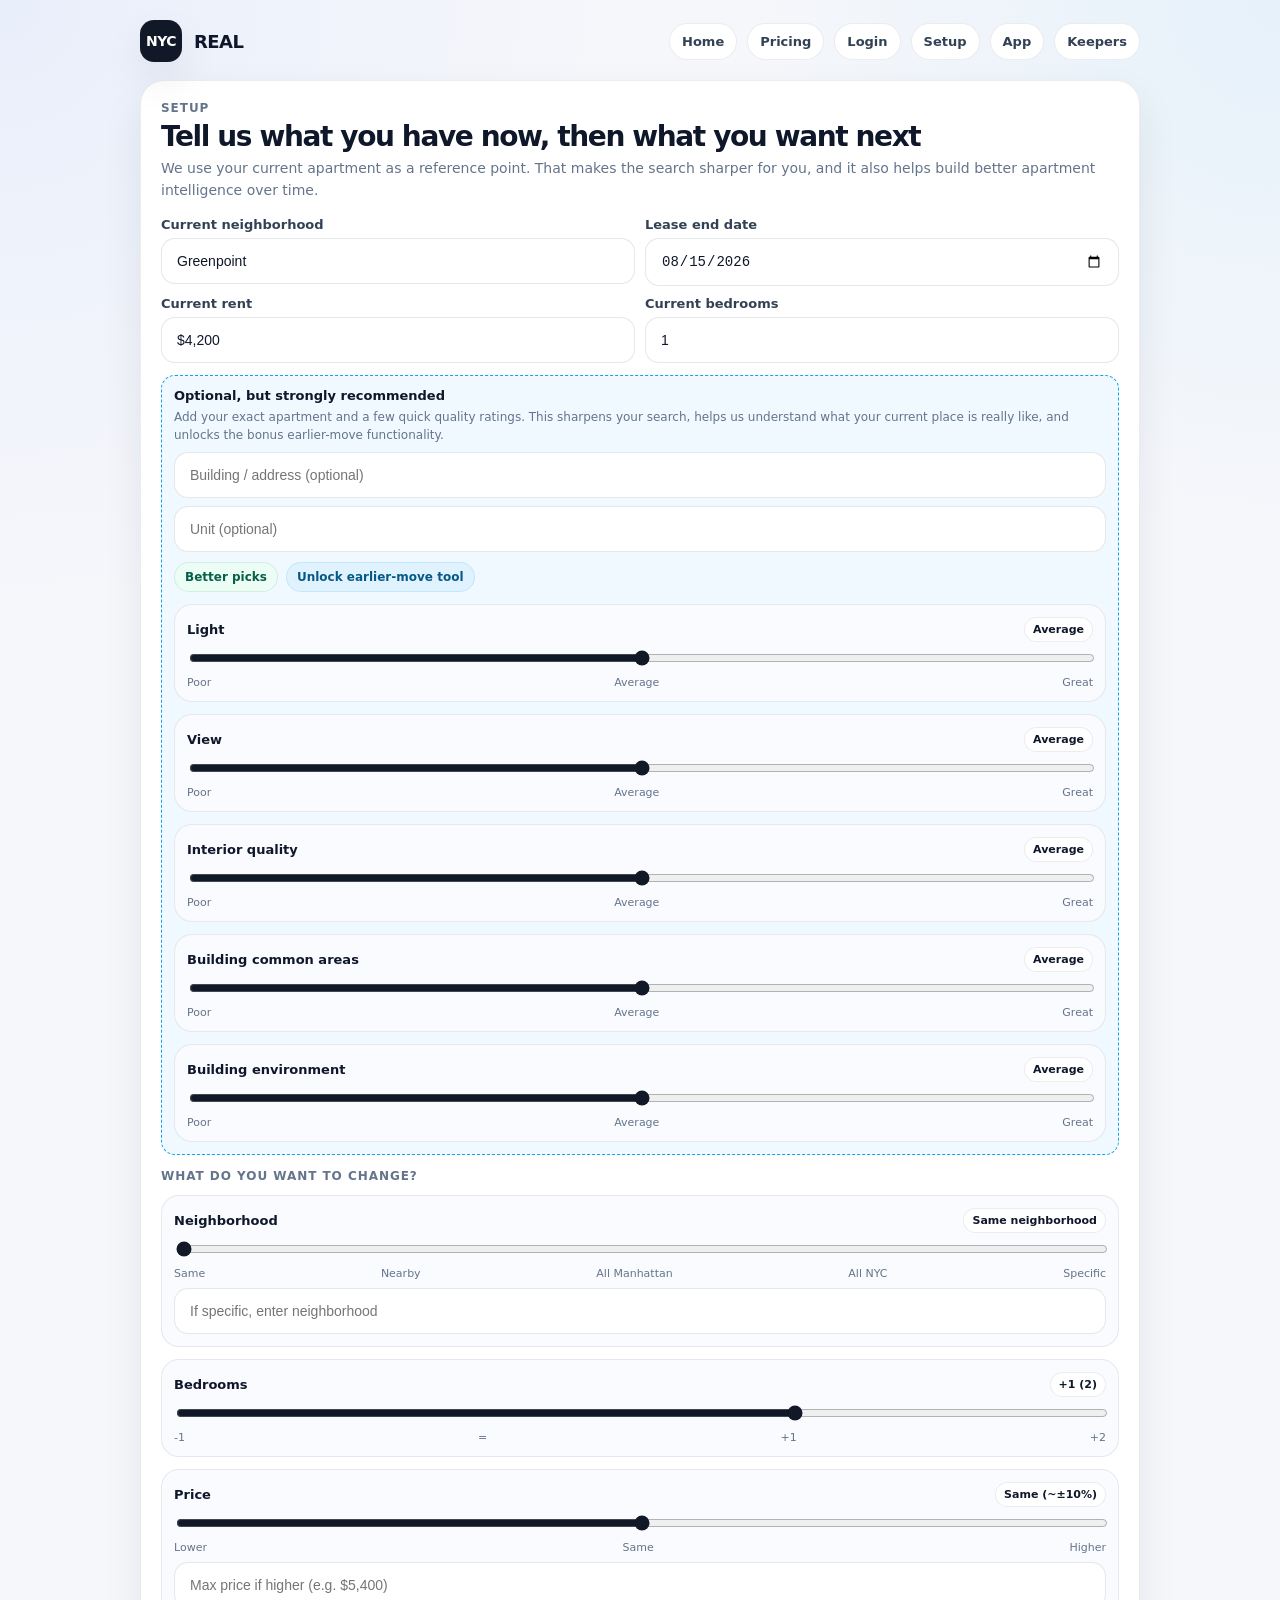
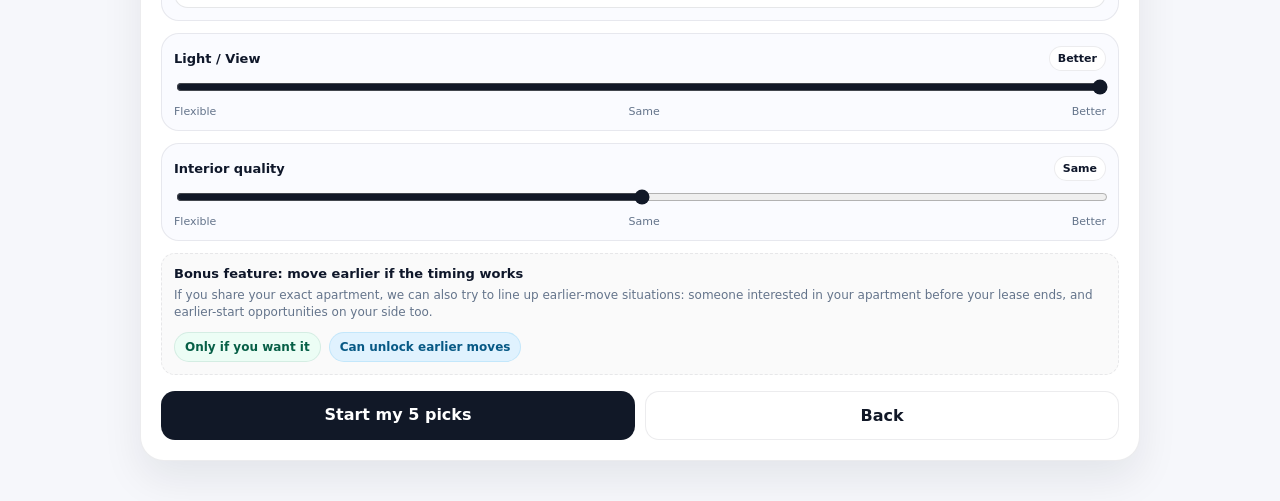
<file: onboarding.html>
<!DOCTYPE html><html lang="en"><head><meta charset="UTF-8"><meta name="viewport" content="width=device-width, initial-scale=1.0"><title>Setup</title><style>
:root{
  --bg:#f6f7fb;--text:#0f172a;--muted:#64748b;--line:rgba(15,23,42,.08);
  --card:#fff;--dark:#111827;--shadow:0 18px 40px rgba(15,23,42,.08);
  --accent:#0ea5e9;--accent-soft:#e0f2fe;--ok:#065f46;--ok-soft:#ecfdf5;
  --warn:#92400e;--warn-soft:#fff7ed;--warn-strong:#fef3c7;--warn-border:#facc15;
}
*{box-sizing:border-box}
body{margin:0;font-family:Inter,system-ui,-apple-system,"Segoe UI",sans-serif;background:
radial-gradient(circle at top left, rgba(59,130,246,.07), transparent 25%),
radial-gradient(circle at top right, rgba(14,165,233,.07), transparent 22%),var(--bg);color:var(--text)}
a{text-decoration:none;color:inherit}
.wrap{width:min(1000px,calc(100% - 24px));margin:0 auto;padding:20px 0 40px}
.nav{display:flex;justify-content:space-between;align-items:center;gap:12px;margin-bottom:18px}
.brand{display:flex;align-items:center;gap:12px;font-weight:800;letter-spacing:-.03em;font-size:18px}
.brand-mark{width:42px;height:42px;border-radius:14px;display:grid;place-items:center;background:var(--dark);color:#fff;box-shadow:var(--shadow);font-size:14px}
.nav-links{display:flex;gap:10px;flex-wrap:wrap}
.nav-links a{font-size:13px;font-weight:700;padding:10px 12px;border:1px solid var(--line);border-radius:999px;background:#fff;color:#334155}
.hero{background:#0f172a;color:#fff;border-radius:28px;padding:28px;box-shadow:var(--shadow)}
.eyebrow{display:inline-flex;padding:8px 12px;border-radius:999px;background:rgba(255,255,255,.12);border:1px solid rgba(255,255,255,.16);font-size:12px;font-weight:800;letter-spacing:.05em;text-transform:uppercase;margin-bottom:14px}
h1{margin:0 0 10px;font-size:clamp(34px,6vw,58px);line-height:.95;letter-spacing:-.06em}
.sub{margin:0;color:rgba(255,255,255,.84);font-size:18px;line-height:1.55;max-width:680px}
.card{background:var(--card);border:1px solid var(--line);border-radius:24px;box-shadow:var(--shadow);padding:20px}
.section{margin-top:18px}
.section-label{font-size:12px;font-weight:800;letter-spacing:.08em;text-transform:uppercase;color:var(--muted);margin-bottom:8px}
.title{margin:0 0 6px;font-size:28px;line-height:1.03;letter-spacing:-.05em}
.helper{margin:0;color:var(--muted);font-size:14px;line-height:1.55}
.grid-2{display:grid;grid-template-columns:1fr 1fr;gap:10px}
.grid-3{display:grid;grid-template-columns:1fr 1fr 1fr;gap:10px}
.field{width:100%;border:1px solid rgba(15,23,42,.10);border-radius:14px;padding:14px 15px;background:#fff;font-size:14px;color:var(--text);outline:none}
.label{display:block;font-size:13px;font-weight:700;color:#334155;margin-bottom:6px}
.btn{display:inline-block;border:0;border-radius:14px;background:var(--dark);color:#fff;padding:14px 16px;font-weight:800;cursor:pointer;text-align:center}
.btn.secondary{background:#fff;color:#111827;border:1px solid var(--line)}
.btn.full{width:100%}
.feature-list{display:grid;grid-template-columns:repeat(3,1fr);gap:12px}
.feature{border:1px solid var(--line);border-radius:18px;padding:16px;background:#fff}
.feature h3{margin:0 0 8px;font-size:18px}
.feature p{margin:0;color:var(--muted);font-size:14px;line-height:1.55}
.slider-block{padding:12px;border:1px solid var(--line);border-radius:18px;background:#fafbff;margin-top:12px}
.slider-top{display:flex;justify-content:space-between;gap:10px;margin-bottom:6px;align-items:center}
.slider-title{font-size:13px;font-weight:800}
.slider-value{font-size:11px;font-weight:800;background:#fff;border:1px solid var(--line);border-radius:999px;padding:5px 8px;white-space:nowrap}
input[type="range"]{width:100%;accent-color:var(--dark)}
.scale{display:flex;justify-content:space-between;font-size:11px;color:var(--muted);margin-top:6px}
.optional-box{border:1px dashed var(--line);border-radius:14px;padding:12px;background:#fafafa;margin-top:12px}
.optional-box strong{font-size:13px;display:block;margin-bottom:6px}
.optional-box p{margin:0 0 8px;font-size:12px;color:var(--muted);line-height:1.45}
.optional-box.highlight{border-color:#0ea5e9;background:#f0f9ff}
.badge-row{display:flex;flex-wrap:wrap;gap:8px;margin-top:10px}
.badge{padding:7px 10px;border-radius:999px;font-size:12px;font-weight:800;border:1px solid var(--line);background:#f8fafc;color:#334155}
.badge.info{background:var(--accent-soft);color:#075985;border-color:rgba(14,165,233,.14)}
.badge.good{background:var(--ok-soft);color:var(--ok);border-color:rgba(6,95,70,.10)}
.badge.warn{background:var(--warn-strong);color:#854d0e;border-color:var(--warn-border)}
.pricing-grid{display:grid;grid-template-columns:repeat(3,1fr);gap:14px}
.pricing-card{position:relative;border:1px solid var(--line);border-radius:20px;padding:22px;background:#fff}
.pricing-card.featured{border-color:rgba(17,24,39,.18);box-shadow:0 16px 40px rgba(15,23,42,.10)}
.pill{position:absolute;top:14px;right:14px;padding:7px 10px;border-radius:999px;background:#111827;color:#fff;font-size:11px;font-weight:800;letter-spacing:.04em;text-transform:uppercase}
.price{font-size:42px;line-height:1;font-weight:800;letter-spacing:-.06em;margin-bottom:12px}
.price span{font-size:16px;color:var(--muted);font-weight:700;letter-spacing:0}
.list{display:grid;gap:10px;color:#334155;font-size:14px;line-height:1.5}
.pick-list{display:grid;gap:14px;margin-top:18px}
.pick-card{display:grid;grid-template-columns:110px 1fr;gap:14px;padding:14px;border:1px solid var(--line);border-radius:20px;background:#fff}
.pick-card.warn-card{border-color:#facc15;background:#fffdf3}
.pick-image{width:110px;height:92px;border-radius:12px;overflow:hidden;border:1px solid var(--line);background:#f8fafc}
.pick-image img{width:100%;height:100%;object-fit:cover;display:block}
.pick-top{display:flex;justify-content:space-between;gap:12px;align-items:flex-start;margin-bottom:8px}
.pick-address{font-size:20px;font-weight:800;letter-spacing:-.03em}
.pick-price{font-size:22px;font-weight:800;letter-spacing:-.04em;white-space:nowrap}
.pick-copy{font-size:14px;color:#334155;line-height:1.55;margin-bottom:12px}
.pick-actions{display:flex;align-items:center;gap:8px;flex-wrap:wrap}
.action-btn{appearance:none;border:1px solid var(--line);background:#fff;border-radius:12px;padding:10px 12px;font-size:13px;font-weight:800;color:#334155;cursor:pointer}
.action-btn.keep{background:#111827;color:#fff;border-color:#111827}
.side-grid{display:grid;grid-template-columns:1fr 300px;gap:18px;align-items:start}
.mini-card{background:#fff;border:1px solid var(--line);border-radius:20px;box-shadow:var(--shadow);padding:16px}
.saved-list,.early-list{display:grid;gap:10px;margin-top:12px}
.saved-item,.early-item{border:1px solid var(--line);border-radius:14px;padding:12px;background:#fff}
.saved-item strong,.early-item strong{display:block;font-size:15px;margin-bottom:4px;letter-spacing:-.02em}
.saved-item p,.early-item p{margin:0;color:var(--muted);font-size:13px;line-height:1.45}
.early-item{background:var(--warn-soft);border-color:rgba(146,64,14,.12)}
.mini-cta{margin-top:10px;display:inline-block;padding:9px 10px;border-radius:10px;border:1px solid rgba(146,64,14,.12);background:#fff;font-size:12px;font-weight:800;color:#7c2d12}
.check-list{display:grid;gap:8px;font-size:13px;color:#334155}
.listing-row{display:grid;gap:12px;margin-top:16px}
.keeper-card{display:grid;grid-template-columns:110px 1fr auto;gap:14px;padding:14px;border:1px solid var(--line);border-radius:18px;background:#fff}
.keeper-actions{display:grid;gap:8px;align-content:start}
.small{font-size:12px;color:var(--muted);line-height:1.45}
@media (max-width:920px){.feature-list,.side-grid,.grid-2,.grid-3,.pricing-grid,.keeper-card{grid-template-columns:1fr}}
@media (max-width:680px){.pick-card{grid-template-columns:1fr}.pick-image{width:100%;height:200px}.pick-top{flex-direction:column;align-items:flex-start}}
</style></head><body><div class="wrap"><div class="nav"><div class="brand"><div class="brand-mark">NYC</div><div>REAL</div></div><div class="nav-links"><a href="index.html">Home</a><a href="pricing.html">Pricing</a><a href="login.html">Login</a><a href="onboarding.html">Setup</a><a href="app.html">App</a><a href="keepers.html">Keepers</a></div></div><div class="card"><div class="section-label">Setup</div><h2 class="title">Tell us what you have now, then what you want next</h2><p class="helper">We use your current apartment as a reference point. That makes the search sharper for you, and it also helps build better apartment intelligence over time.</p><div class="grid-2" style="margin-top:16px"><div><label class="label">Current neighborhood</label><input class="field" value="Greenpoint"></div><div><label class="label">Lease end date</label><input class="field" type="date" value="2026-08-15"></div></div><div class="grid-2" style="margin-top:10px"><div><label class="label">Current rent</label><input class="field" value="$4,200"></div><div><label class="label">Current bedrooms</label><input class="field" value="1"></div></div><div class="optional-box highlight"><strong>Optional, but strongly recommended</strong><p>Add your exact apartment and a few quick quality ratings. This sharpens your search, helps us understand what your current place is really like, and unlocks the bonus earlier-move functionality.</p><input class="field" placeholder="Building / address (optional)"><div style="height:8px"></div><input class="field" placeholder="Unit (optional)"><div class="badge-row"><div class="badge good">Better picks</div><div class="badge info">Unlock earlier-move tool</div></div><div class="slider-block"><div class="slider-top"><div class="slider-title">Light</div><div class="slider-value" id="lightRefVal">Average</div></div><input id="lightRef" type="range" min="0" max="100" step="50" value="50" oninput="updateLabel('lightRef','lightRefVal',['Poor','Average','Great'])"><div class="scale"><span>Poor</span><span>Average</span><span>Great</span></div></div><div class="slider-block"><div class="slider-top"><div class="slider-title">View</div><div class="slider-value" id="viewRefVal">Average</div></div><input id="viewRef" type="range" min="0" max="100" step="50" value="50" oninput="updateLabel('viewRef','viewRefVal',['Poor','Average','Great'])"><div class="scale"><span>Poor</span><span>Average</span><span>Great</span></div></div><div class="slider-block"><div class="slider-top"><div class="slider-title">Interior quality</div><div class="slider-value" id="interiorRefVal">Average</div></div><input id="interiorRef" type="range" min="0" max="100" step="50" value="50" oninput="updateLabel('interiorRef','interiorRefVal',['Poor','Average','Great'])"><div class="scale"><span>Poor</span><span>Average</span><span>Great</span></div></div><div class="slider-block"><div class="slider-top"><div class="slider-title">Building common areas</div><div class="slider-value" id="commonRefVal">Average</div></div><input id="commonRef" type="range" min="0" max="100" step="50" value="50" oninput="updateLabel('commonRef','commonRefVal',['Poor','Average','Great'])"><div class="scale"><span>Poor</span><span>Average</span><span>Great</span></div></div><div class="slider-block"><div class="slider-top"><div class="slider-title">Building environment</div><div class="slider-value" id="envRefVal">Average</div></div><input id="envRef" type="range" min="0" max="100" step="50" value="50" oninput="updateLabel('envRef','envRefVal',['Poor','Average','Great'])"><div class="scale"><span>Poor</span><span>Average</span><span>Great</span></div></div></div><div class="section-label" style="margin-top:14px">What do you want to change?</div><div class="slider-block"><div class="slider-top"><div class="slider-title">Neighborhood</div><div class="slider-value" id="nbVal">Same neighborhood</div></div><input id="nb" type="range" min="0" max="100" step="25" value="0" oninput="updateNeighborhood()"><div class="scale"><span>Same</span><span>Nearby</span><span>All Manhattan</span><span>All NYC</span><span>Specific</span></div><div style="margin-top:8px"><input class="field" placeholder="If specific, enter neighborhood"></div></div><div class="slider-block"><div class="slider-top"><div class="slider-title">Bedrooms</div><div class="slider-value" id="bdVal">+1 (2)</div></div><input id="bd" type="range" min="0" max="99" step="33" value="66" oninput="updateBedrooms()"><div class="scale"><span>-1</span><span>=</span><span>+1</span><span>+2</span></div></div><div class="slider-block"><div class="slider-top"><div class="slider-title">Price</div><div class="slider-value" id="prVal">Same (~±10%)</div></div><input id="pr" type="range" min="0" max="100" step="50" value="50" oninput="updateLabel('pr','prVal',['Lower','Same (~±10%)','Higher'])"><div class="scale"><span>Lower</span><span>Same</span><span>Higher</span></div><div style="margin-top:8px"><input class="field" placeholder="Max price if higher (e.g. $5,400)"></div></div><div class="slider-block"><div class="slider-top"><div class="slider-title">Light / View</div><div class="slider-value" id="lvVal">Better</div></div><input id="lv" type="range" min="0" max="100" step="50" value="100" oninput="updateLabel('lv','lvVal',['Less important','Same','Better'])"><div class="scale"><span>Flexible</span><span>Same</span><span>Better</span></div></div><div class="slider-block"><div class="slider-top"><div class="slider-title">Interior quality</div><div class="slider-value" id="inVal">Same</div></div><input id="in" type="range" min="0" max="100" step="50" value="50" oninput="updateLabel('in','inVal',['Less important','Same','Better'])"><div class="scale"><span>Flexible</span><span>Same</span><span>Better</span></div></div><div class="optional-box"><strong>Bonus feature: move earlier if the timing works</strong><p>If you share your exact apartment, we can also try to line up earlier-move situations: someone interested in your apartment before your lease ends, and earlier-start opportunities on your side too.</p><div class="badge-row"><div class="badge good">Only if you want it</div><div class="badge info">Can unlock earlier moves</div></div></div><div class="grid-2" style="margin-top:16px"><a class="btn" href="app.html">Start my 5 picks</a><a class="btn secondary" href="login.html">Back</a></div></div><script>
function updateLabel(inputId, outputId, labels){
  const el=document.getElementById(inputId); if(!el) return;
  const v=Number(el.value); let label=labels[0];
  if(v===50) label=labels[1];
  if(v===100) label=labels[2];
  document.getElementById(outputId).textContent=label;
}
function updateBedrooms(){
  const el=document.getElementById('bd'); if(!el) return;
  const v=Number(el.value); let label='Same (1)';
  if(v===0) label='-1 (studio)';
  else if(v===33) label='Same (1)';
  else if(v===66) label='+1 (2)';
  else label='+2 (3)';
  document.getElementById('bdVal').textContent=label;
}
function updateNeighborhood(){
  const el=document.getElementById('nb'); if(!el) return;
  const v=Number(el.value); let label='Same neighborhood';
  if(v===25) label='Nearby neighborhoods';
  else if(v===50) label='All Manhattan';
  else if(v===75) label='All NYC';
  else if(v===100) label='Specific neighborhood';
  document.getElementById('nbVal').textContent=label;
}
document.addEventListener('DOMContentLoaded', ()=>{
  if(document.getElementById('bd')) updateBedrooms();
  if(document.getElementById('nb')) updateNeighborhood();
  ['lightRef','viewRef','interiorRef','commonRef','envRef'].forEach((id)=>{
    if(document.getElementById(id)) updateLabel(id,id+'Val',['Poor','Average','Great']);
  });
});
</script></div></body></html>
</file>
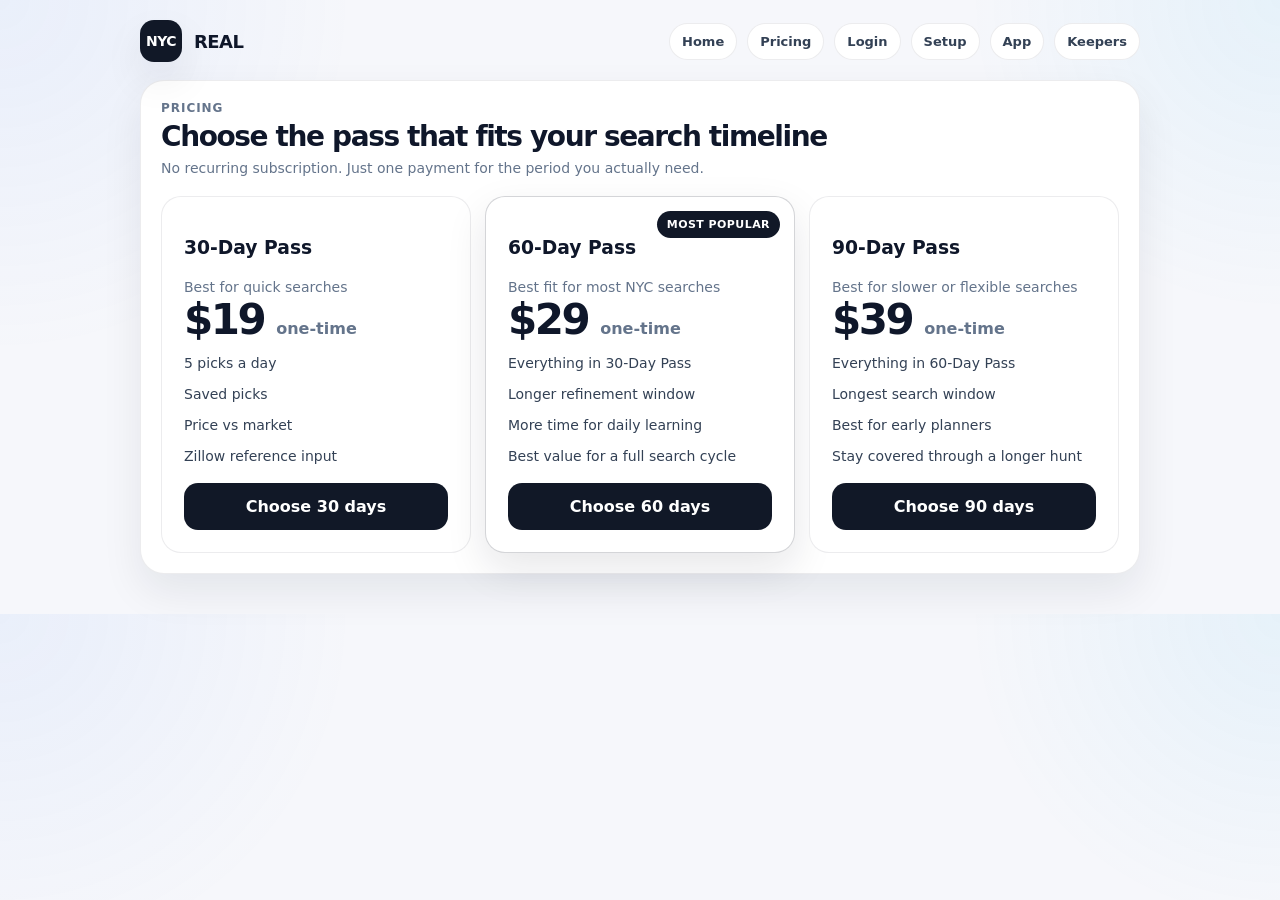
<file: pricing.html>
<!DOCTYPE html><html lang="en"><head><meta charset="UTF-8"><meta name="viewport" content="width=device-width, initial-scale=1.0"><title>Pricing</title><style>
:root{
  --bg:#f6f7fb;--text:#0f172a;--muted:#64748b;--line:rgba(15,23,42,.08);
  --card:#fff;--dark:#111827;--shadow:0 18px 40px rgba(15,23,42,.08);
  --accent:#0ea5e9;--accent-soft:#e0f2fe;--ok:#065f46;--ok-soft:#ecfdf5;
  --warn:#92400e;--warn-soft:#fff7ed;--warn-strong:#fef3c7;--warn-border:#facc15;
}
*{box-sizing:border-box}
body{margin:0;font-family:Inter,system-ui,-apple-system,"Segoe UI",sans-serif;background:
radial-gradient(circle at top left, rgba(59,130,246,.07), transparent 25%),
radial-gradient(circle at top right, rgba(14,165,233,.07), transparent 22%),var(--bg);color:var(--text)}
a{text-decoration:none;color:inherit}
.wrap{width:min(1000px,calc(100% - 24px));margin:0 auto;padding:20px 0 40px}
.nav{display:flex;justify-content:space-between;align-items:center;gap:12px;margin-bottom:18px}
.brand{display:flex;align-items:center;gap:12px;font-weight:800;letter-spacing:-.03em;font-size:18px}
.brand-mark{width:42px;height:42px;border-radius:14px;display:grid;place-items:center;background:var(--dark);color:#fff;box-shadow:var(--shadow);font-size:14px}
.nav-links{display:flex;gap:10px;flex-wrap:wrap}
.nav-links a{font-size:13px;font-weight:700;padding:10px 12px;border:1px solid var(--line);border-radius:999px;background:#fff;color:#334155}
.hero{background:#0f172a;color:#fff;border-radius:28px;padding:28px;box-shadow:var(--shadow)}
.eyebrow{display:inline-flex;padding:8px 12px;border-radius:999px;background:rgba(255,255,255,.12);border:1px solid rgba(255,255,255,.16);font-size:12px;font-weight:800;letter-spacing:.05em;text-transform:uppercase;margin-bottom:14px}
h1{margin:0 0 10px;font-size:clamp(34px,6vw,58px);line-height:.95;letter-spacing:-.06em}
.sub{margin:0;color:rgba(255,255,255,.84);font-size:18px;line-height:1.55;max-width:680px}
.card{background:var(--card);border:1px solid var(--line);border-radius:24px;box-shadow:var(--shadow);padding:20px}
.section{margin-top:18px}
.section-label{font-size:12px;font-weight:800;letter-spacing:.08em;text-transform:uppercase;color:var(--muted);margin-bottom:8px}
.title{margin:0 0 6px;font-size:28px;line-height:1.03;letter-spacing:-.05em}
.helper{margin:0;color:var(--muted);font-size:14px;line-height:1.55}
.grid-2{display:grid;grid-template-columns:1fr 1fr;gap:10px}
.grid-3{display:grid;grid-template-columns:1fr 1fr 1fr;gap:10px}
.field{width:100%;border:1px solid rgba(15,23,42,.10);border-radius:14px;padding:14px 15px;background:#fff;font-size:14px;color:var(--text);outline:none}
.label{display:block;font-size:13px;font-weight:700;color:#334155;margin-bottom:6px}
.btn{display:inline-block;border:0;border-radius:14px;background:var(--dark);color:#fff;padding:14px 16px;font-weight:800;cursor:pointer;text-align:center}
.btn.secondary{background:#fff;color:#111827;border:1px solid var(--line)}
.btn.full{width:100%}
.feature-list{display:grid;grid-template-columns:repeat(3,1fr);gap:12px}
.feature{border:1px solid var(--line);border-radius:18px;padding:16px;background:#fff}
.feature h3{margin:0 0 8px;font-size:18px}
.feature p{margin:0;color:var(--muted);font-size:14px;line-height:1.55}
.slider-block{padding:12px;border:1px solid var(--line);border-radius:18px;background:#fafbff;margin-top:12px}
.slider-top{display:flex;justify-content:space-between;gap:10px;margin-bottom:6px;align-items:center}
.slider-title{font-size:13px;font-weight:800}
.slider-value{font-size:11px;font-weight:800;background:#fff;border:1px solid var(--line);border-radius:999px;padding:5px 8px;white-space:nowrap}
input[type="range"]{width:100%;accent-color:var(--dark)}
.scale{display:flex;justify-content:space-between;font-size:11px;color:var(--muted);margin-top:6px}
.optional-box{border:1px dashed var(--line);border-radius:14px;padding:12px;background:#fafafa;margin-top:12px}
.optional-box strong{font-size:13px;display:block;margin-bottom:6px}
.optional-box p{margin:0 0 8px;font-size:12px;color:var(--muted);line-height:1.45}
.optional-box.highlight{border-color:#0ea5e9;background:#f0f9ff}
.badge-row{display:flex;flex-wrap:wrap;gap:8px;margin-top:10px}
.badge{padding:7px 10px;border-radius:999px;font-size:12px;font-weight:800;border:1px solid var(--line);background:#f8fafc;color:#334155}
.badge.info{background:var(--accent-soft);color:#075985;border-color:rgba(14,165,233,.14)}
.badge.good{background:var(--ok-soft);color:var(--ok);border-color:rgba(6,95,70,.10)}
.badge.warn{background:var(--warn-strong);color:#854d0e;border-color:var(--warn-border)}
.pricing-grid{display:grid;grid-template-columns:repeat(3,1fr);gap:14px}
.pricing-card{position:relative;border:1px solid var(--line);border-radius:20px;padding:22px;background:#fff}
.pricing-card.featured{border-color:rgba(17,24,39,.18);box-shadow:0 16px 40px rgba(15,23,42,.10)}
.pill{position:absolute;top:14px;right:14px;padding:7px 10px;border-radius:999px;background:#111827;color:#fff;font-size:11px;font-weight:800;letter-spacing:.04em;text-transform:uppercase}
.price{font-size:42px;line-height:1;font-weight:800;letter-spacing:-.06em;margin-bottom:12px}
.price span{font-size:16px;color:var(--muted);font-weight:700;letter-spacing:0}
.list{display:grid;gap:10px;color:#334155;font-size:14px;line-height:1.5}
.pick-list{display:grid;gap:14px;margin-top:18px}
.pick-card{display:grid;grid-template-columns:110px 1fr;gap:14px;padding:14px;border:1px solid var(--line);border-radius:20px;background:#fff}
.pick-card.warn-card{border-color:#facc15;background:#fffdf3}
.pick-image{width:110px;height:92px;border-radius:12px;overflow:hidden;border:1px solid var(--line);background:#f8fafc}
.pick-image img{width:100%;height:100%;object-fit:cover;display:block}
.pick-top{display:flex;justify-content:space-between;gap:12px;align-items:flex-start;margin-bottom:8px}
.pick-address{font-size:20px;font-weight:800;letter-spacing:-.03em}
.pick-price{font-size:22px;font-weight:800;letter-spacing:-.04em;white-space:nowrap}
.pick-copy{font-size:14px;color:#334155;line-height:1.55;margin-bottom:12px}
.pick-actions{display:flex;align-items:center;gap:8px;flex-wrap:wrap}
.action-btn{appearance:none;border:1px solid var(--line);background:#fff;border-radius:12px;padding:10px 12px;font-size:13px;font-weight:800;color:#334155;cursor:pointer}
.action-btn.keep{background:#111827;color:#fff;border-color:#111827}
.side-grid{display:grid;grid-template-columns:1fr 300px;gap:18px;align-items:start}
.mini-card{background:#fff;border:1px solid var(--line);border-radius:20px;box-shadow:var(--shadow);padding:16px}
.saved-list,.early-list{display:grid;gap:10px;margin-top:12px}
.saved-item,.early-item{border:1px solid var(--line);border-radius:14px;padding:12px;background:#fff}
.saved-item strong,.early-item strong{display:block;font-size:15px;margin-bottom:4px;letter-spacing:-.02em}
.saved-item p,.early-item p{margin:0;color:var(--muted);font-size:13px;line-height:1.45}
.early-item{background:var(--warn-soft);border-color:rgba(146,64,14,.12)}
.mini-cta{margin-top:10px;display:inline-block;padding:9px 10px;border-radius:10px;border:1px solid rgba(146,64,14,.12);background:#fff;font-size:12px;font-weight:800;color:#7c2d12}
.check-list{display:grid;gap:8px;font-size:13px;color:#334155}
.listing-row{display:grid;gap:12px;margin-top:16px}
.keeper-card{display:grid;grid-template-columns:110px 1fr auto;gap:14px;padding:14px;border:1px solid var(--line);border-radius:18px;background:#fff}
.keeper-actions{display:grid;gap:8px;align-content:start}
.small{font-size:12px;color:var(--muted);line-height:1.45}
@media (max-width:920px){.feature-list,.side-grid,.grid-2,.grid-3,.pricing-grid,.keeper-card{grid-template-columns:1fr}}
@media (max-width:680px){.pick-card{grid-template-columns:1fr}.pick-image{width:100%;height:200px}.pick-top{flex-direction:column;align-items:flex-start}}
</style></head><body><div class="wrap"><div class="nav"><div class="brand"><div class="brand-mark">NYC</div><div>REAL</div></div><div class="nav-links"><a href="index.html">Home</a><a href="pricing.html">Pricing</a><a href="login.html">Login</a><a href="onboarding.html">Setup</a><a href="app.html">App</a><a href="keepers.html">Keepers</a></div></div><div class="card"><div class="section-label">Pricing</div><h2 class="title">Choose the pass that fits your search timeline</h2><p class="helper">No recurring subscription. Just one payment for the period you actually need.</p><div class="pricing-grid" style="margin-top:16px"><div class="pricing-card"><h3>30-Day Pass</h3><div class="helper">Best for quick searches</div><div class="price">$19 <span>one-time</span></div><div class="list"><div>5 picks a day</div><div>Saved picks</div><div>Price vs market</div><div>Zillow reference input</div></div><div style="margin-top:16px"><a class="btn full" href="login.html">Choose 30 days</a></div></div><div class="pricing-card featured"><div class="pill">Most popular</div><h3>60-Day Pass</h3><div class="helper">Best fit for most NYC searches</div><div class="price">$29 <span>one-time</span></div><div class="list"><div>Everything in 30-Day Pass</div><div>Longer refinement window</div><div>More time for daily learning</div><div>Best value for a full search cycle</div></div><div style="margin-top:16px"><a class="btn full" href="login.html">Choose 60 days</a></div></div><div class="pricing-card"><h3>90-Day Pass</h3><div class="helper">Best for slower or flexible searches</div><div class="price">$39 <span>one-time</span></div><div class="list"><div>Everything in 60-Day Pass</div><div>Longest search window</div><div>Best for early planners</div><div>Stay covered through a longer hunt</div></div><div style="margin-top:16px"><a class="btn full" href="login.html">Choose 90 days</a></div></div></div></div></div></body></html>
</file>
